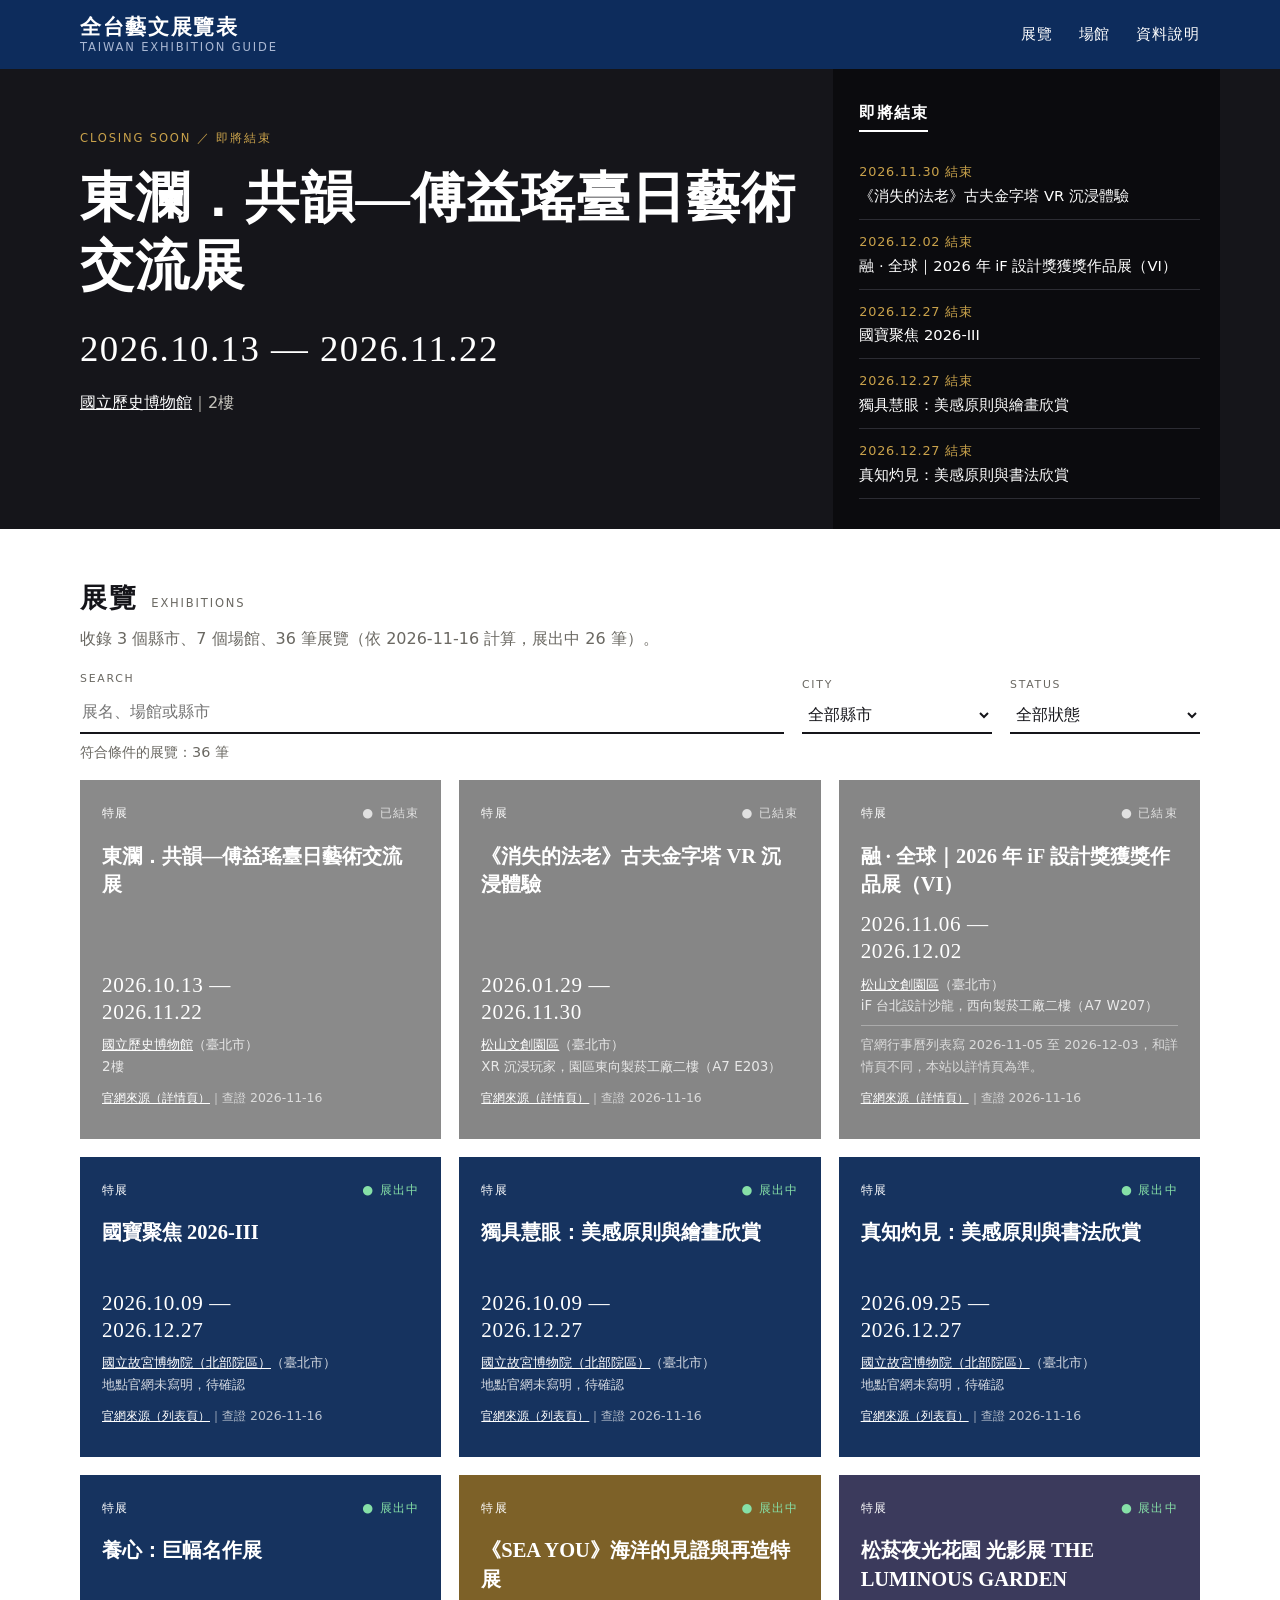
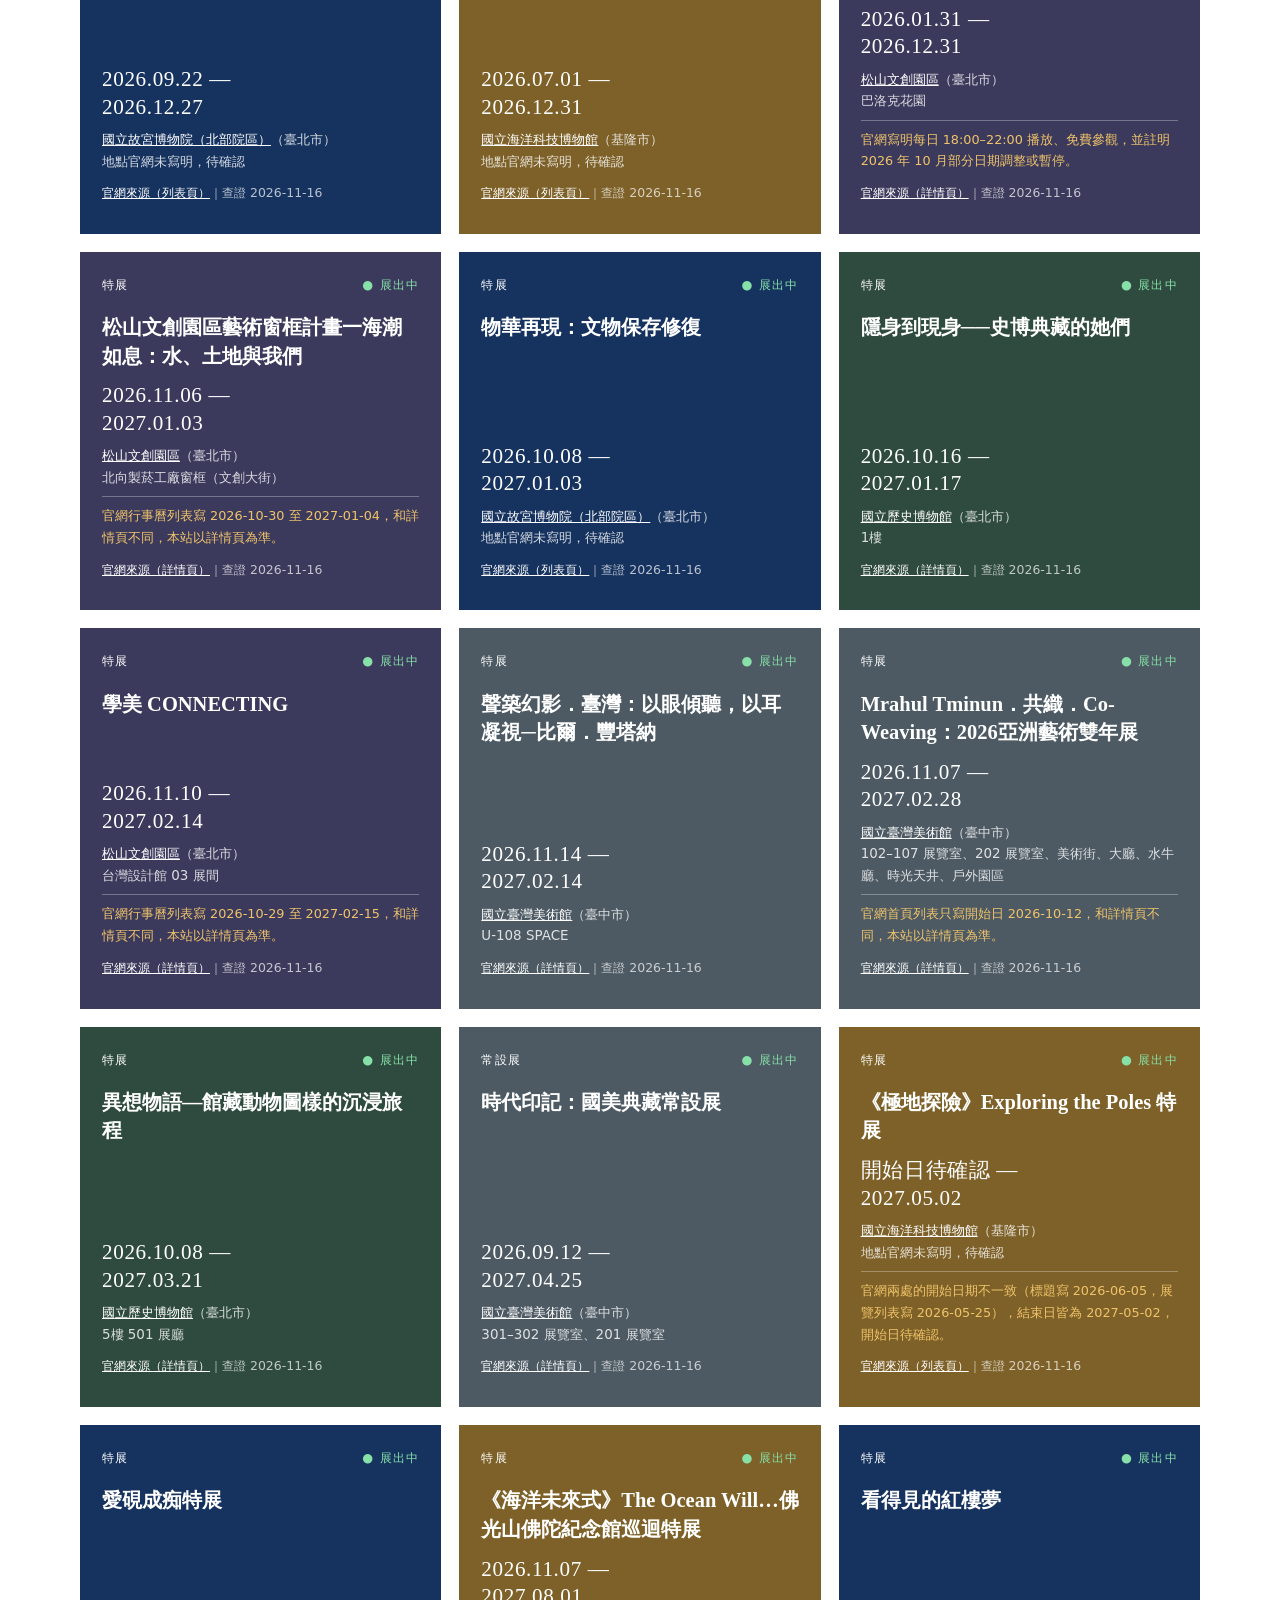
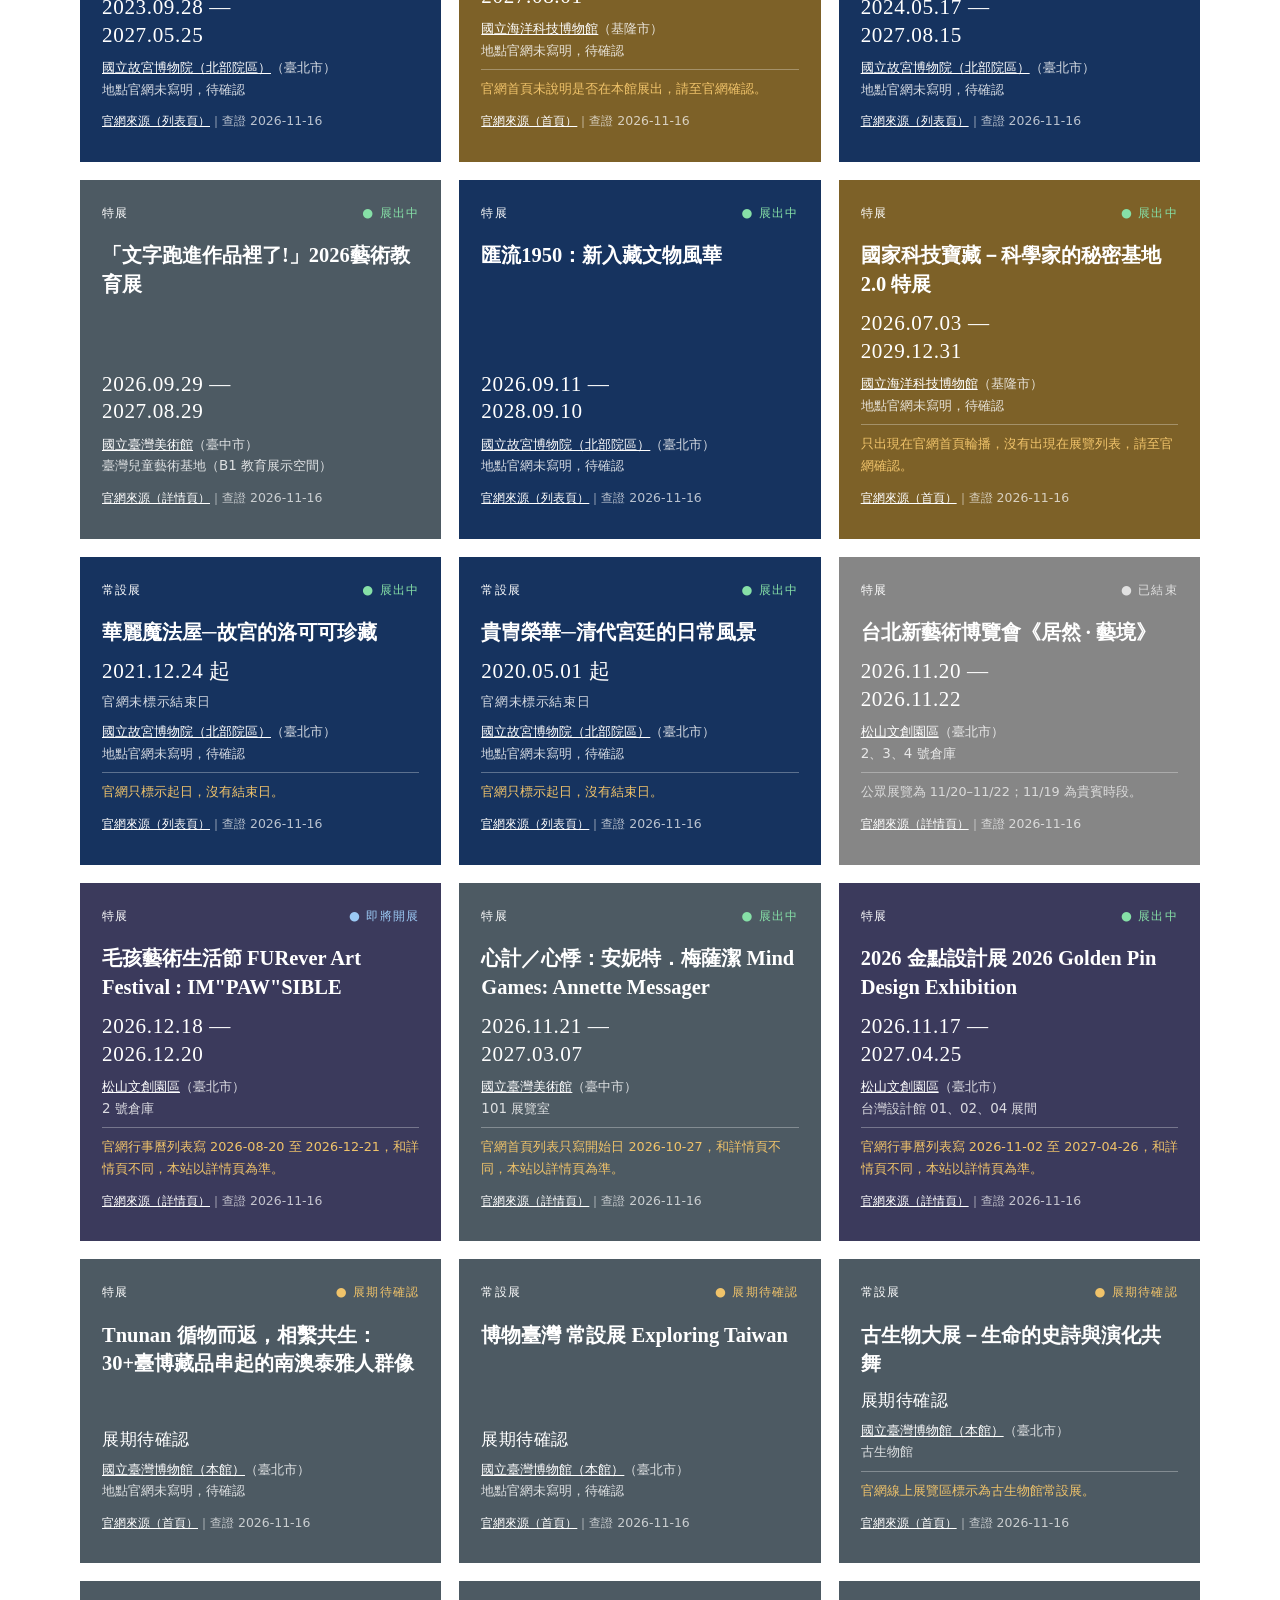
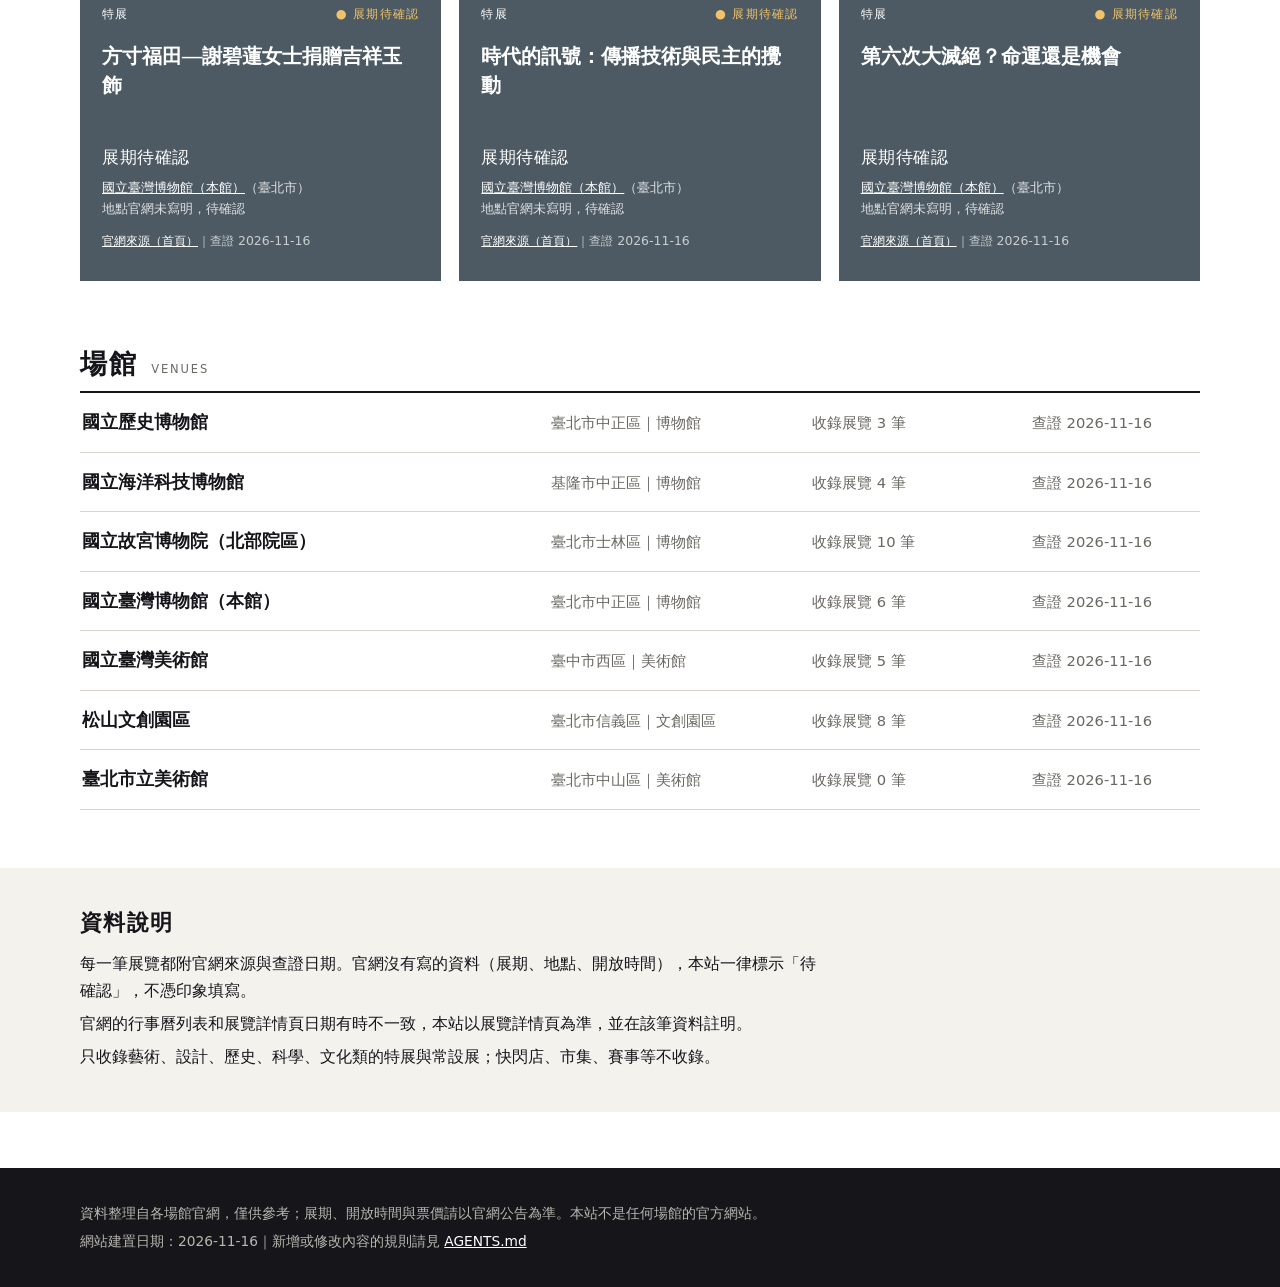
<file: index.html>
<!DOCTYPE html>
<html lang="zh-Hant">
<head>
<meta charset="UTF-8">
<meta name="viewport" content="width=device-width, initial-scale=1">
<title>全台藝文展覽表</title>
<meta name="description" content="博物館、美術館、文創園區的展覽整理，附官網來源與查證日期">
<link rel="stylesheet" href="style.css">
</head>
<body>
<header class="bar"><div class="bar-in">
  <a class="brand" href="index.html"><span class="zh">全台藝文展覽表</span><span class="en">Taiwan Exhibition Guide</span></a>
  <nav><a href="index.html#exhibitions">展覽</a><a href="index.html#venues">場館</a><a href="index.html#about">資料說明</a></nav>
</div></header>
<section class="hero"><div class="hero-in"><div class="hero-main"><span class="en">Closing soon ／ 即將結束</span><h1>東瀾．共韻—傅益瑤臺日藝術交流展</h1><p class="hero-date">2026.10.13 — 2026.11.22</p><p class="hero-meta"><a href="venues/nmh.html">國立歷史博物館</a>｜2樓</p></div><aside class="hero-side"><h2>即將結束</h2><ol><li><span class="d">2026.11.30 結束</span><a href="venues/songshan.html">《消失的法老》古夫金字塔 VR 沉浸體驗</a></li><li><span class="d">2026.12.02 結束</span><a href="venues/songshan.html">融 · 全球｜2026 年 iF 設計獎獲獎作品展（VI）</a></li><li><span class="d">2026.12.27 結束</span><a href="venues/npm.html">國寶聚焦 2026-III</a></li><li><span class="d">2026.12.27 結束</span><a href="venues/npm.html">獨具慧眼：美感原則與繪畫欣賞</a></li><li><span class="d">2026.12.27 結束</span><a href="venues/npm.html">真知灼見：美感原則與書法欣賞</a></li></ol></aside></div></section>
<div class="wrap">
<section class="block" id="exhibitions"><h2>展覽 <span class="en">Exhibitions</span></h2><p class="lead">收錄 3 個縣市、7 個場館、36 筆展覽（依 2026-11-16 計算，展出中 26 筆）。</p>
<div class="filters"><label class="grow"><span class="en">Search</span><input id="q" type="search" placeholder="展名、場館或縣市" aria-label="搜尋"></label><label><span class="en">City</span><select id="city" aria-label="縣市"><option value="">全部縣市</option><option value="基隆市">基隆市</option><option value="臺中市">臺中市</option><option value="臺北市">臺北市</option></select></label><label><span class="en">Status</span><select id="status" aria-label="狀態"><option value="">全部狀態</option><option value="ongoing">展出中</option><option value="upcoming">即將開展</option><option value="unknown">展期待確認</option><option value="ended">已結束</option></select></label></div>
<p class="count" id="count"></p><div class="wall">
<article class="exh v1" data-status="ongoing" data-start="2026-10-13" data-end="2026-11-22" data-city="臺北市" data-search="東瀾．共韻—傅益瑤臺日藝術交流展 國立歷史博物館 臺北市">
<div class="top"><span>特展</span><span class="st ongoing" data-role="status">展出中</span></div>
<h3>東瀾．共韻—傅益瑤臺日藝術交流展</h3>
<div class="date">2026.10.13 —<br>2026.11.22</div>
<p class="info"><a href="venues/nmh.html">國立歷史博物館</a>（臺北市）<br>2樓</p>
<p class="src"><a href="https://event.culture.tw/mocweb/reg/NMH/ExhibitionDetail.init.ctr?actId=60058" target="_blank" rel="noopener">官網來源（詳情頁）</a>｜查證 2026-11-16</p>
</article>
<article class="exh v5" data-status="ongoing" data-start="2026-01-29" data-end="2026-11-30" data-city="臺北市" data-search="《消失的法老》古夫金字塔 vr 沉浸體驗 松山文創園區 臺北市">
<div class="top"><span>特展</span><span class="st ongoing" data-role="status">展出中</span></div>
<h3>《消失的法老》古夫金字塔 VR 沉浸體驗</h3>
<div class="date">2026.01.29 —<br>2026.11.30</div>
<p class="info"><a href="venues/songshan.html">松山文創園區</a>（臺北市）<br>XR 沉浸玩家，園區東向製菸工廠二樓（A7 E203）</p>
<p class="src"><a href="https://www.songshanculturalpark.org/exhibition/activity/840b0803-826e-407f-bd62-8447b51cf9c2" target="_blank" rel="noopener">官網來源（詳情頁）</a>｜查證 2026-11-16</p>
</article>
<article class="exh v5" data-status="ongoing" data-start="2026-11-06" data-end="2026-12-02" data-city="臺北市" data-search="融 · 全球｜2026 年 if 設計獎獲獎作品展（vi） 松山文創園區 臺北市">
<div class="top"><span>特展</span><span class="st ongoing" data-role="status">展出中</span></div>
<h3>融 · 全球｜2026 年 iF 設計獎獲獎作品展（VI）</h3>
<div class="date">2026.11.06 —<br>2026.12.02</div>
<p class="info"><a href="venues/songshan.html">松山文創園區</a>（臺北市）<br>iF 台北設計沙龍，西向製菸工廠二樓（A7 W207）</p>
<p class="note">官網行事曆列表寫 2026-11-05 至 2026-12-03，和詳情頁不同，本站以詳情頁為準。</p>
<p class="src"><a href="https://www.songshanculturalpark.org/exhibition/activity/b2735b74-e7db-41e2-911b-004e857f8d29" target="_blank" rel="noopener">官網來源（詳情頁）</a>｜查證 2026-11-16</p>
</article>
<article class="exh v0" data-status="ongoing" data-start="2026-10-09" data-end="2026-12-27" data-city="臺北市" data-search="國寶聚焦 2026-iii 國立故宮博物院（北部院區） 臺北市">
<div class="top"><span>特展</span><span class="st ongoing" data-role="status">展出中</span></div>
<h3>國寶聚焦 2026-III</h3>
<div class="date">2026.10.09 —<br>2026.12.27</div>
<p class="info"><a href="venues/npm.html">國立故宮博物院（北部院區）</a>（臺北市）<br>地點官網未寫明，待確認</p>
<p class="src"><a href="https://www.npm.gov.tw/Exhibition-Current.aspx?sno=03010101&amp;l=1" target="_blank" rel="noopener">官網來源（列表頁）</a>｜查證 2026-11-16</p>
</article>
<article class="exh v0" data-status="ongoing" data-start="2026-10-09" data-end="2026-12-27" data-city="臺北市" data-search="獨具慧眼：美感原則與繪畫欣賞 國立故宮博物院（北部院區） 臺北市">
<div class="top"><span>特展</span><span class="st ongoing" data-role="status">展出中</span></div>
<h3>獨具慧眼：美感原則與繪畫欣賞</h3>
<div class="date">2026.10.09 —<br>2026.12.27</div>
<p class="info"><a href="venues/npm.html">國立故宮博物院（北部院區）</a>（臺北市）<br>地點官網未寫明，待確認</p>
<p class="src"><a href="https://www.npm.gov.tw/Exhibition-Current.aspx?sno=03010101&amp;l=1" target="_blank" rel="noopener">官網來源（列表頁）</a>｜查證 2026-11-16</p>
</article>
<article class="exh v0" data-status="ongoing" data-start="2026-09-25" data-end="2026-12-27" data-city="臺北市" data-search="真知灼見：美感原則與書法欣賞 國立故宮博物院（北部院區） 臺北市">
<div class="top"><span>特展</span><span class="st ongoing" data-role="status">展出中</span></div>
<h3>真知灼見：美感原則與書法欣賞</h3>
<div class="date">2026.09.25 —<br>2026.12.27</div>
<p class="info"><a href="venues/npm.html">國立故宮博物院（北部院區）</a>（臺北市）<br>地點官網未寫明，待確認</p>
<p class="src"><a href="https://www.npm.gov.tw/Exhibition-Current.aspx?sno=03010101&amp;l=1" target="_blank" rel="noopener">官網來源（列表頁）</a>｜查證 2026-11-16</p>
</article>
<article class="exh v0" data-status="ongoing" data-start="2026-09-22" data-end="2026-12-27" data-city="臺北市" data-search="養心：巨幅名作展 國立故宮博物院（北部院區） 臺北市">
<div class="top"><span>特展</span><span class="st ongoing" data-role="status">展出中</span></div>
<h3>養心：巨幅名作展</h3>
<div class="date">2026.09.22 —<br>2026.12.27</div>
<p class="info"><a href="venues/npm.html">國立故宮博物院（北部院區）</a>（臺北市）<br>地點官網未寫明，待確認</p>
<p class="src"><a href="https://www.npm.gov.tw/Exhibition-Current.aspx?sno=03010101&amp;l=1" target="_blank" rel="noopener">官網來源（列表頁）</a>｜查證 2026-11-16</p>
</article>
<article class="exh v4" data-status="ongoing" data-start="2026-07-01" data-end="2026-12-31" data-city="基隆市" data-search="《sea you》海洋的見證與再造特展 國立海洋科技博物館 基隆市">
<div class="top"><span>特展</span><span class="st ongoing" data-role="status">展出中</span></div>
<h3>《SEA YOU》海洋的見證與再造特展</h3>
<div class="date">2026.07.01 —<br>2026.12.31</div>
<p class="info"><a href="venues/nmmst.html">國立海洋科技博物館</a>（基隆市）<br>地點官網未寫明，待確認</p>
<p class="src"><a href="https://www.nmmst.gov.tw/chhtml/contentlist/221/0" target="_blank" rel="noopener">官網來源（列表頁）</a>｜查證 2026-11-16</p>
</article>
<article class="exh v5" data-status="ongoing" data-start="2026-01-31" data-end="2026-12-31" data-city="臺北市" data-search="松菸夜光花園 光影展 the luminous garden 松山文創園區 臺北市">
<div class="top"><span>特展</span><span class="st ongoing" data-role="status">展出中</span></div>
<h3>松菸夜光花園 光影展 THE LUMINOUS GARDEN</h3>
<div class="date">2026.01.31 —<br>2026.12.31</div>
<p class="info"><a href="venues/songshan.html">松山文創園區</a>（臺北市）<br>巴洛克花園</p>
<p class="note">官網寫明每日 18:00–22:00 播放、免費參觀，並註明 2026 年 10 月部分日期調整或暫停。</p>
<p class="src"><a href="https://www.songshanculturalpark.org/exhibition/activity/07e87658-6bea-4715-b633-5e44cd2d9e30" target="_blank" rel="noopener">官網來源（詳情頁）</a>｜查證 2026-11-16</p>
</article>
<article class="exh v5" data-status="ongoing" data-start="2026-11-06" data-end="2027-01-03" data-city="臺北市" data-search="松山文創園區藝術窗框計畫一海潮如息：水、土地與我們 松山文創園區 臺北市">
<div class="top"><span>特展</span><span class="st ongoing" data-role="status">展出中</span></div>
<h3>松山文創園區藝術窗框計畫一海潮如息：水、土地與我們</h3>
<div class="date">2026.11.06 —<br>2027.01.03</div>
<p class="info"><a href="venues/songshan.html">松山文創園區</a>（臺北市）<br>北向製菸工廠窗框（文創大街）</p>
<p class="note">官網行事曆列表寫 2026-10-30 至 2027-01-04，和詳情頁不同，本站以詳情頁為準。</p>
<p class="src"><a href="https://www.songshanculturalpark.org/exhibition/activity/0a51550c-418c-462f-8f38-c795418625b5" target="_blank" rel="noopener">官網來源（詳情頁）</a>｜查證 2026-11-16</p>
</article>
<article class="exh v0" data-status="ongoing" data-start="2026-10-08" data-end="2027-01-03" data-city="臺北市" data-search="物華再現：文物保存修復 國立故宮博物院（北部院區） 臺北市">
<div class="top"><span>特展</span><span class="st ongoing" data-role="status">展出中</span></div>
<h3>物華再現：文物保存修復</h3>
<div class="date">2026.10.08 —<br>2027.01.03</div>
<p class="info"><a href="venues/npm.html">國立故宮博物院（北部院區）</a>（臺北市）<br>地點官網未寫明，待確認</p>
<p class="src"><a href="https://www.npm.gov.tw/Exhibition-Current.aspx?sno=03010101&amp;l=1" target="_blank" rel="noopener">官網來源（列表頁）</a>｜查證 2026-11-16</p>
</article>
<article class="exh v1" data-status="ongoing" data-start="2026-10-16" data-end="2027-01-17" data-city="臺北市" data-search="隱身到現身──史博典藏的她們 國立歷史博物館 臺北市">
<div class="top"><span>特展</span><span class="st ongoing" data-role="status">展出中</span></div>
<h3>隱身到現身──史博典藏的她們</h3>
<div class="date">2026.10.16 —<br>2027.01.17</div>
<p class="info"><a href="venues/nmh.html">國立歷史博物館</a>（臺北市）<br>1樓</p>
<p class="src"><a href="https://event.culture.tw/mocweb/reg/NMH/ExhibitionDetail.init.ctr?actId=60060" target="_blank" rel="noopener">官網來源（詳情頁）</a>｜查證 2026-11-16</p>
</article>
<article class="exh v5" data-status="ongoing" data-start="2026-11-10" data-end="2027-02-14" data-city="臺北市" data-search="學美 connecting 松山文創園區 臺北市">
<div class="top"><span>特展</span><span class="st ongoing" data-role="status">展出中</span></div>
<h3>學美 CONNECTING</h3>
<div class="date">2026.11.10 —<br>2027.02.14</div>
<p class="info"><a href="venues/songshan.html">松山文創園區</a>（臺北市）<br>台灣設計館 03 展間</p>
<p class="note">官網行事曆列表寫 2026-10-29 至 2027-02-15，和詳情頁不同，本站以詳情頁為準。</p>
<p class="src"><a href="https://www.songshanculturalpark.org/exhibition/activity/c6a5baf4-98fe-46b0-afac-9b7d9b3474be" target="_blank" rel="noopener">官網來源（詳情頁）</a>｜查證 2026-11-16</p>
</article>
<article class="exh v6" data-status="ongoing" data-start="2026-11-14" data-end="2027-02-14" data-city="臺中市" data-search="聲築幻影．臺灣：以眼傾聽，以耳凝視─比爾．豐塔納 國立臺灣美術館 臺中市">
<div class="top"><span>特展</span><span class="st ongoing" data-role="status">展出中</span></div>
<h3>聲築幻影．臺灣：以眼傾聽，以耳凝視─比爾．豐塔納</h3>
<div class="date">2026.11.14 —<br>2027.02.14</div>
<p class="info"><a href="venues/ntmofa.html">國立臺灣美術館</a>（臺中市）<br>U-108 SPACE</p>
<p class="src"><a href="https://event.culture.tw/mocweb/reg/NTMOFA/Detail.init.ctr?actId=60168" target="_blank" rel="noopener">官網來源（詳情頁）</a>｜查證 2026-11-16</p>
</article>
<article class="exh v6" data-status="ongoing" data-start="2026-11-07" data-end="2027-02-28" data-city="臺中市" data-search="mrahul tminun．共織．co-weaving：2026亞洲藝術雙年展 國立臺灣美術館 臺中市">
<div class="top"><span>特展</span><span class="st ongoing" data-role="status">展出中</span></div>
<h3>Mrahul Tminun．共織．Co-Weaving：2026亞洲藝術雙年展</h3>
<div class="date">2026.11.07 —<br>2027.02.28</div>
<p class="info"><a href="venues/ntmofa.html">國立臺灣美術館</a>（臺中市）<br>102–107 展覽室、202 展覽室、美術街、大廳、水牛廳、時光天井、戶外園區</p>
<p class="note">官網首頁列表只寫開始日 2026-10-12，和詳情頁不同，本站以詳情頁為準。</p>
<p class="src"><a href="https://event.culture.tw/mocweb/reg/NTMOFA/Detail.init.ctr?actId=60163" target="_blank" rel="noopener">官網來源（詳情頁）</a>｜查證 2026-11-16</p>
</article>
<article class="exh v1" data-status="ongoing" data-start="2026-10-08" data-end="2027-03-21" data-city="臺北市" data-search="異想物語—館藏動物圖樣的沉浸旅程 國立歷史博物館 臺北市">
<div class="top"><span>特展</span><span class="st ongoing" data-role="status">展出中</span></div>
<h3>異想物語—館藏動物圖樣的沉浸旅程</h3>
<div class="date">2026.10.08 —<br>2027.03.21</div>
<p class="info"><a href="venues/nmh.html">國立歷史博物館</a>（臺北市）<br>5樓 501 展廳</p>
<p class="src"><a href="https://event.culture.tw/mocweb/reg/NMH/ExhibitionDetail.init.ctr?actId=60061" target="_blank" rel="noopener">官網來源（詳情頁）</a>｜查證 2026-11-16</p>
</article>
<article class="exh v6" data-status="ongoing" data-start="2026-09-12" data-end="2027-04-25" data-city="臺中市" data-search="時代印記：國美典藏常設展 國立臺灣美術館 臺中市">
<div class="top"><span>常設展</span><span class="st ongoing" data-role="status">展出中</span></div>
<h3>時代印記：國美典藏常設展</h3>
<div class="date">2026.09.12 —<br>2027.04.25</div>
<p class="info"><a href="venues/ntmofa.html">國立臺灣美術館</a>（臺中市）<br>301–302 展覽室、201 展覽室</p>
<p class="src"><a href="https://event.culture.tw/mocweb/reg/NTMOFA/Detail.init.ctr?actId=60150" target="_blank" rel="noopener">官網來源（詳情頁）</a>｜查證 2026-11-16</p>
</article>
<article class="exh v4" data-status="ongoing" data-start="" data-end="2027-05-02" data-city="基隆市" data-search="《極地探險》exploring the poles 特展 國立海洋科技博物館 基隆市">
<div class="top"><span>特展</span><span class="st ongoing" data-role="status">展出中</span></div>
<h3>《極地探險》Exploring the Poles 特展</h3>
<div class="date">開始日待確認 —<br>2027.05.02</div>
<p class="info"><a href="venues/nmmst.html">國立海洋科技博物館</a>（基隆市）<br>地點官網未寫明，待確認</p>
<p class="note">官網兩處的開始日期不一致（標題寫 2026-06-05，展覽列表寫 2026-05-25），結束日皆為 2027-05-02，開始日待確認。</p>
<p class="src"><a href="https://www.nmmst.gov.tw/chhtml/contentlist/221/0" target="_blank" rel="noopener">官網來源（列表頁）</a>｜查證 2026-11-16</p>
</article>
<article class="exh v0" data-status="ongoing" data-start="2023-09-28" data-end="2027-05-25" data-city="臺北市" data-search="愛硯成痴特展 國立故宮博物院（北部院區） 臺北市">
<div class="top"><span>特展</span><span class="st ongoing" data-role="status">展出中</span></div>
<h3>愛硯成痴特展</h3>
<div class="date">2023.09.28 —<br>2027.05.25</div>
<p class="info"><a href="venues/npm.html">國立故宮博物院（北部院區）</a>（臺北市）<br>地點官網未寫明，待確認</p>
<p class="src"><a href="https://www.npm.gov.tw/Exhibition-Current.aspx?sno=03010101&amp;l=1" target="_blank" rel="noopener">官網來源（列表頁）</a>｜查證 2026-11-16</p>
</article>
<article class="exh v4" data-status="ongoing" data-start="2026-11-07" data-end="2027-08-01" data-city="基隆市" data-search="《海洋未來式》the ocean will…佛光山佛陀紀念館巡迴特展 國立海洋科技博物館 基隆市">
<div class="top"><span>特展</span><span class="st ongoing" data-role="status">展出中</span></div>
<h3>《海洋未來式》The Ocean Will…佛光山佛陀紀念館巡迴特展</h3>
<div class="date">2026.11.07 —<br>2027.08.01</div>
<p class="info"><a href="venues/nmmst.html">國立海洋科技博物館</a>（基隆市）<br>地點官網未寫明，待確認</p>
<p class="note">官網首頁未說明是否在本館展出，請至官網確認。</p>
<p class="src"><a href="https://www.nmmst.gov.tw/" target="_blank" rel="noopener">官網來源（首頁）</a>｜查證 2026-11-16</p>
</article>
<article class="exh v0" data-status="ongoing" data-start="2024-05-17" data-end="2027-08-15" data-city="臺北市" data-search="看得見的紅樓夢 國立故宮博物院（北部院區） 臺北市">
<div class="top"><span>特展</span><span class="st ongoing" data-role="status">展出中</span></div>
<h3>看得見的紅樓夢</h3>
<div class="date">2024.05.17 —<br>2027.08.15</div>
<p class="info"><a href="venues/npm.html">國立故宮博物院（北部院區）</a>（臺北市）<br>地點官網未寫明，待確認</p>
<p class="src"><a href="https://www.npm.gov.tw/Exhibition-Current.aspx?sno=03010101&amp;l=1" target="_blank" rel="noopener">官網來源（列表頁）</a>｜查證 2026-11-16</p>
</article>
<article class="exh v6" data-status="ongoing" data-start="2026-09-29" data-end="2027-08-29" data-city="臺中市" data-search="「文字跑進作品裡了!」2026藝術教育展 國立臺灣美術館 臺中市">
<div class="top"><span>特展</span><span class="st ongoing" data-role="status">展出中</span></div>
<h3>「文字跑進作品裡了!」2026藝術教育展</h3>
<div class="date">2026.09.29 —<br>2027.08.29</div>
<p class="info"><a href="venues/ntmofa.html">國立臺灣美術館</a>（臺中市）<br>臺灣兒童藝術基地（B1 教育展示空間）</p>
<p class="src"><a href="https://event.culture.tw/mocweb/reg/NTMOFA/Detail.init.ctr?actId=60146" target="_blank" rel="noopener">官網來源（詳情頁）</a>｜查證 2026-11-16</p>
</article>
<article class="exh v0" data-status="ongoing" data-start="2026-09-11" data-end="2028-09-10" data-city="臺北市" data-search="匯流1950：新入藏文物風華 國立故宮博物院（北部院區） 臺北市">
<div class="top"><span>特展</span><span class="st ongoing" data-role="status">展出中</span></div>
<h3>匯流1950：新入藏文物風華</h3>
<div class="date">2026.09.11 —<br>2028.09.10</div>
<p class="info"><a href="venues/npm.html">國立故宮博物院（北部院區）</a>（臺北市）<br>地點官網未寫明，待確認</p>
<p class="src"><a href="https://www.npm.gov.tw/Exhibition-Current.aspx?sno=03010101&amp;l=1" target="_blank" rel="noopener">官網來源（列表頁）</a>｜查證 2026-11-16</p>
</article>
<article class="exh v4" data-status="ongoing" data-start="2026-07-03" data-end="2029-12-31" data-city="基隆市" data-search="國家科技寶藏－科學家的秘密基地 2.0 特展 國立海洋科技博物館 基隆市">
<div class="top"><span>特展</span><span class="st ongoing" data-role="status">展出中</span></div>
<h3>國家科技寶藏－科學家的秘密基地 2.0 特展</h3>
<div class="date">2026.07.03 —<br>2029.12.31</div>
<p class="info"><a href="venues/nmmst.html">國立海洋科技博物館</a>（基隆市）<br>地點官網未寫明，待確認</p>
<p class="note">只出現在官網首頁輪播，沒有出現在展覽列表，請至官網確認。</p>
<p class="src"><a href="https://www.nmmst.gov.tw/" target="_blank" rel="noopener">官網來源（首頁）</a>｜查證 2026-11-16</p>
</article>
<article class="exh v0" data-status="ongoing" data-start="2021-12-24" data-end="" data-city="臺北市" data-search="華麗魔法屋─故宮的洛可可珍藏 國立故宮博物院（北部院區） 臺北市">
<div class="top"><span>常設展</span><span class="st ongoing" data-role="status">展出中</span></div>
<h3>華麗魔法屋─故宮的洛可可珍藏</h3>
<div class="date">2021.12.24 起<br><span class="info">官網未標示結束日</span></div>
<p class="info"><a href="venues/npm.html">國立故宮博物院（北部院區）</a>（臺北市）<br>地點官網未寫明，待確認</p>
<p class="note">官網只標示起日，沒有結束日。</p>
<p class="src"><a href="https://www.npm.gov.tw/Exhibition-Current.aspx?sno=03010101&amp;l=1" target="_blank" rel="noopener">官網來源（列表頁）</a>｜查證 2026-11-16</p>
</article>
<article class="exh v0" data-status="ongoing" data-start="2020-05-01" data-end="" data-city="臺北市" data-search="貴冑榮華─清代宮廷的日常風景 國立故宮博物院（北部院區） 臺北市">
<div class="top"><span>常設展</span><span class="st ongoing" data-role="status">展出中</span></div>
<h3>貴冑榮華─清代宮廷的日常風景</h3>
<div class="date">2020.05.01 起<br><span class="info">官網未標示結束日</span></div>
<p class="info"><a href="venues/npm.html">國立故宮博物院（北部院區）</a>（臺北市）<br>地點官網未寫明，待確認</p>
<p class="note">官網只標示起日，沒有結束日。</p>
<p class="src"><a href="https://www.npm.gov.tw/Exhibition-Current.aspx?sno=03010101&amp;l=1" target="_blank" rel="noopener">官網來源（列表頁）</a>｜查證 2026-11-16</p>
</article>
<article class="exh v5" data-status="upcoming" data-start="2026-11-20" data-end="2026-11-22" data-city="臺北市" data-search="台北新藝術博覽會《居然 · 藝境》 松山文創園區 臺北市">
<div class="top"><span>特展</span><span class="st upcoming" data-role="status">即將開展</span></div>
<h3>台北新藝術博覽會《居然 · 藝境》</h3>
<div class="date">2026.11.20 —<br>2026.11.22</div>
<p class="info"><a href="venues/songshan.html">松山文創園區</a>（臺北市）<br>2、3、4 號倉庫</p>
<p class="note">公眾展覽為 11/20–11/22；11/19 為貴賓時段。</p>
<p class="src"><a href="https://www.songshanculturalpark.org/exhibition/activity/98ffd4b1-9b28-4398-a964-dadde97d2b8a" target="_blank" rel="noopener">官網來源（詳情頁）</a>｜查證 2026-11-16</p>
</article>
<article class="exh v5" data-status="upcoming" data-start="2026-12-18" data-end="2026-12-20" data-city="臺北市" data-search="毛孩藝術生活節 furever art festival : im&quot;paw&quot;sible 松山文創園區 臺北市">
<div class="top"><span>特展</span><span class="st upcoming" data-role="status">即將開展</span></div>
<h3>毛孩藝術生活節 FURever Art Festival : IM&quot;PAW&quot;SIBLE</h3>
<div class="date">2026.12.18 —<br>2026.12.20</div>
<p class="info"><a href="venues/songshan.html">松山文創園區</a>（臺北市）<br>2 號倉庫</p>
<p class="note">官網行事曆列表寫 2026-08-20 至 2026-12-21，和詳情頁不同，本站以詳情頁為準。</p>
<p class="src"><a href="https://www.songshanculturalpark.org/exhibition/activity/c738025c-425f-4fdb-b7f0-79fcf49c7dc1" target="_blank" rel="noopener">官網來源（詳情頁）</a>｜查證 2026-11-16</p>
</article>
<article class="exh v6" data-status="upcoming" data-start="2026-11-21" data-end="2027-03-07" data-city="臺中市" data-search="心計／心悸：安妮特．梅薩潔 mind games: annette messager 國立臺灣美術館 臺中市">
<div class="top"><span>特展</span><span class="st upcoming" data-role="status">即將開展</span></div>
<h3>心計／心悸：安妮特．梅薩潔 Mind Games: Annette Messager</h3>
<div class="date">2026.11.21 —<br>2027.03.07</div>
<p class="info"><a href="venues/ntmofa.html">國立臺灣美術館</a>（臺中市）<br>101 展覽室</p>
<p class="note">官網首頁列表只寫開始日 2026-10-27，和詳情頁不同，本站以詳情頁為準。</p>
<p class="src"><a href="https://event.culture.tw/mocweb/reg/NTMOFA/Detail.init.ctr?actId=60165" target="_blank" rel="noopener">官網來源（詳情頁）</a>｜查證 2026-11-16</p>
</article>
<article class="exh v5" data-status="upcoming" data-start="2026-11-17" data-end="2027-04-25" data-city="臺北市" data-search="2026 金點設計展 2026 golden pin design exhibition 松山文創園區 臺北市">
<div class="top"><span>特展</span><span class="st upcoming" data-role="status">即將開展</span></div>
<h3>2026 金點設計展 2026 Golden Pin Design Exhibition</h3>
<div class="date">2026.11.17 —<br>2027.04.25</div>
<p class="info"><a href="venues/songshan.html">松山文創園區</a>（臺北市）<br>台灣設計館 01、02、04 展間</p>
<p class="note">官網行事曆列表寫 2026-11-02 至 2027-04-26，和詳情頁不同，本站以詳情頁為準。</p>
<p class="src"><a href="https://www.songshanculturalpark.org/exhibition/activity/ef7b55b4-2233-4615-91d4-52b85290628a" target="_blank" rel="noopener">官網來源（詳情頁）</a>｜查證 2026-11-16</p>
</article>
<article class="exh v6" data-status="unknown" data-start="" data-end="" data-city="臺北市" data-search="tnunan 循物而返，相繫共生：30+臺博藏品串起的南澳泰雅人群像 國立臺灣博物館（本館） 臺北市">
<div class="top"><span>特展</span><span class="st unknown" data-role="status">展期待確認</span></div>
<h3>Tnunan 循物而返，相繫共生：30+臺博藏品串起的南澳泰雅人群像</h3>
<div class="date none">展期待確認</div>
<p class="info"><a href="venues/ntm.html">國立臺灣博物館（本館）</a>（臺北市）<br>地點官網未寫明，待確認</p>
<p class="src"><a href="https://www.ntm.gov.tw/" target="_blank" rel="noopener">官網來源（首頁）</a>｜查證 2026-11-16</p>
</article>
<article class="exh v6" data-status="unknown" data-start="" data-end="" data-city="臺北市" data-search="博物臺灣 常設展 exploring taiwan 國立臺灣博物館（本館） 臺北市">
<div class="top"><span>常設展</span><span class="st unknown" data-role="status">展期待確認</span></div>
<h3>博物臺灣 常設展 Exploring Taiwan</h3>
<div class="date none">展期待確認</div>
<p class="info"><a href="venues/ntm.html">國立臺灣博物館（本館）</a>（臺北市）<br>地點官網未寫明，待確認</p>
<p class="src"><a href="https://www.ntm.gov.tw/" target="_blank" rel="noopener">官網來源（首頁）</a>｜查證 2026-11-16</p>
</article>
<article class="exh v6" data-status="unknown" data-start="" data-end="" data-city="臺北市" data-search="古生物大展－生命的史詩與演化共舞 國立臺灣博物館（本館） 臺北市">
<div class="top"><span>常設展</span><span class="st unknown" data-role="status">展期待確認</span></div>
<h3>古生物大展－生命的史詩與演化共舞</h3>
<div class="date none">展期待確認</div>
<p class="info"><a href="venues/ntm.html">國立臺灣博物館（本館）</a>（臺北市）<br>古生物館</p>
<p class="note">官網線上展覽區標示為古生物館常設展。</p>
<p class="src"><a href="https://www.ntm.gov.tw/" target="_blank" rel="noopener">官網來源（首頁）</a>｜查證 2026-11-16</p>
</article>
<article class="exh v6" data-status="unknown" data-start="" data-end="" data-city="臺北市" data-search="方寸福田—謝碧蓮女士捐贈吉祥玉飾 國立臺灣博物館（本館） 臺北市">
<div class="top"><span>特展</span><span class="st unknown" data-role="status">展期待確認</span></div>
<h3>方寸福田—謝碧蓮女士捐贈吉祥玉飾</h3>
<div class="date none">展期待確認</div>
<p class="info"><a href="venues/ntm.html">國立臺灣博物館（本館）</a>（臺北市）<br>地點官網未寫明，待確認</p>
<p class="src"><a href="https://www.ntm.gov.tw/" target="_blank" rel="noopener">官網來源（首頁）</a>｜查證 2026-11-16</p>
</article>
<article class="exh v6" data-status="unknown" data-start="" data-end="" data-city="臺北市" data-search="時代的訊號：傳播技術與民主的攪動 國立臺灣博物館（本館） 臺北市">
<div class="top"><span>特展</span><span class="st unknown" data-role="status">展期待確認</span></div>
<h3>時代的訊號：傳播技術與民主的攪動</h3>
<div class="date none">展期待確認</div>
<p class="info"><a href="venues/ntm.html">國立臺灣博物館（本館）</a>（臺北市）<br>地點官網未寫明，待確認</p>
<p class="src"><a href="https://www.ntm.gov.tw/" target="_blank" rel="noopener">官網來源（首頁）</a>｜查證 2026-11-16</p>
</article>
<article class="exh v6" data-status="unknown" data-start="" data-end="" data-city="臺北市" data-search="第六次大滅絕？命運還是機會 國立臺灣博物館（本館） 臺北市">
<div class="top"><span>特展</span><span class="st unknown" data-role="status">展期待確認</span></div>
<h3>第六次大滅絕？命運還是機會</h3>
<div class="date none">展期待確認</div>
<p class="info"><a href="venues/ntm.html">國立臺灣博物館（本館）</a>（臺北市）<br>地點官網未寫明，待確認</p>
<p class="src"><a href="https://www.ntm.gov.tw/" target="_blank" rel="noopener">官網來源（首頁）</a>｜查證 2026-11-16</p>
</article>
</div></section>
<section class="block" id="venues"><h2>場館 <span class="en">Venues</span></h2><div class="vlist">
<div class="vrow"><a href="venues/nmh.html">國立歷史博物館</a><span class="m">臺北市中正區｜博物館</span><span class="m">收錄展覽 3 筆</span><span class="m">查證 2026-11-16</span></div>
<div class="vrow"><a href="venues/nmmst.html">國立海洋科技博物館</a><span class="m">基隆市中正區｜博物館</span><span class="m">收錄展覽 4 筆</span><span class="m">查證 2026-11-16</span></div>
<div class="vrow"><a href="venues/npm.html">國立故宮博物院（北部院區）</a><span class="m">臺北市士林區｜博物館</span><span class="m">收錄展覽 10 筆</span><span class="m">查證 2026-11-16</span></div>
<div class="vrow"><a href="venues/ntm.html">國立臺灣博物館（本館）</a><span class="m">臺北市中正區｜博物館</span><span class="m">收錄展覽 6 筆</span><span class="m">查證 2026-11-16</span></div>
<div class="vrow"><a href="venues/ntmofa.html">國立臺灣美術館</a><span class="m">臺中市西區｜美術館</span><span class="m">收錄展覽 5 筆</span><span class="m">查證 2026-11-16</span></div>
<div class="vrow"><a href="venues/songshan.html">松山文創園區</a><span class="m">臺北市信義區｜文創園區</span><span class="m">收錄展覽 8 筆</span><span class="m">查證 2026-11-16</span></div>
<div class="vrow"><a href="venues/tfam.html">臺北市立美術館</a><span class="m">臺北市中山區｜美術館</span><span class="m">收錄展覽 0 筆</span><span class="m">查證 2026-11-16</span></div>
</div></section></div>
<section class="about" id="about"><div class="wrap"><h2>資料說明</h2><p>每一筆展覽都附官網來源與查證日期。官網沒有寫的資料（展期、地點、開放時間），本站一律標示「待確認」，不憑印象填寫。</p><p>官網的行事曆列表和展覽詳情頁日期有時不一致，本站以展覽詳情頁為準，並在該筆資料註明。</p><p>只收錄藝術、設計、歷史、科學、文化類的特展與常設展；快閃店、市集、賽事等不收錄。</p></div></section>
<footer class="site"><div class="wrap">
  <p>資料整理自各場館官網，僅供參考；展期、開放時間與票價請以官網公告為準。本站不是任何場館的官方網站。</p>
  <p>網站建置日期：2026-11-16｜新增或修改內容的規則請見 <a href="AGENTS.md">AGENTS.md</a></p>
</div></footer>
<script>
(function () {
  var d = new Date(), today = d.getFullYear() + '-' + String(d.getMonth() + 1).padStart(2, '0') + '-' + String(d.getDate()).padStart(2, '0');
  var LABEL = { ongoing: '展出中', upcoming: '即將開展', ended: '已結束', unknown: '展期待確認' };
  function statusOf(s, e) {
    if (!s && !e) return 'unknown';
    if (s && today < s) return 'upcoming';
    if (e && today > e) return 'ended';
    return 'ongoing';
  }
  var cards = Array.prototype.slice.call(document.querySelectorAll('.exh'));
  cards.forEach(function (c) {
    var st = statusOf(c.dataset.start, c.dataset.end);
    c.dataset.status = st;
    var b = c.querySelector('[data-role="status"]');
    if (b) { b.className = 'st ' + st; b.textContent = LABEL[st]; }
  });
  var q = document.getElementById('q'), city = document.getElementById('city'), status = document.getElementById('status'), count = document.getElementById('count');
  if (!q) return;
  function apply() {
    var kw = q.value.trim().toLowerCase(), n = 0;
    cards.forEach(function (c) {
      var ok = (!kw || c.dataset.search.indexOf(kw) !== -1) &&
               (!city.value || c.dataset.city === city.value) &&
               (!status.value || c.dataset.status === status.value);
      c.hidden = !ok; if (ok) n++;
    });
    count.textContent = '符合條件的展覽：' + n + ' 筆';
  }
  [q, city, status].forEach(function (el) { el.addEventListener('input', apply); });
  apply();
})();
</script>
</body>
</html>
</file>
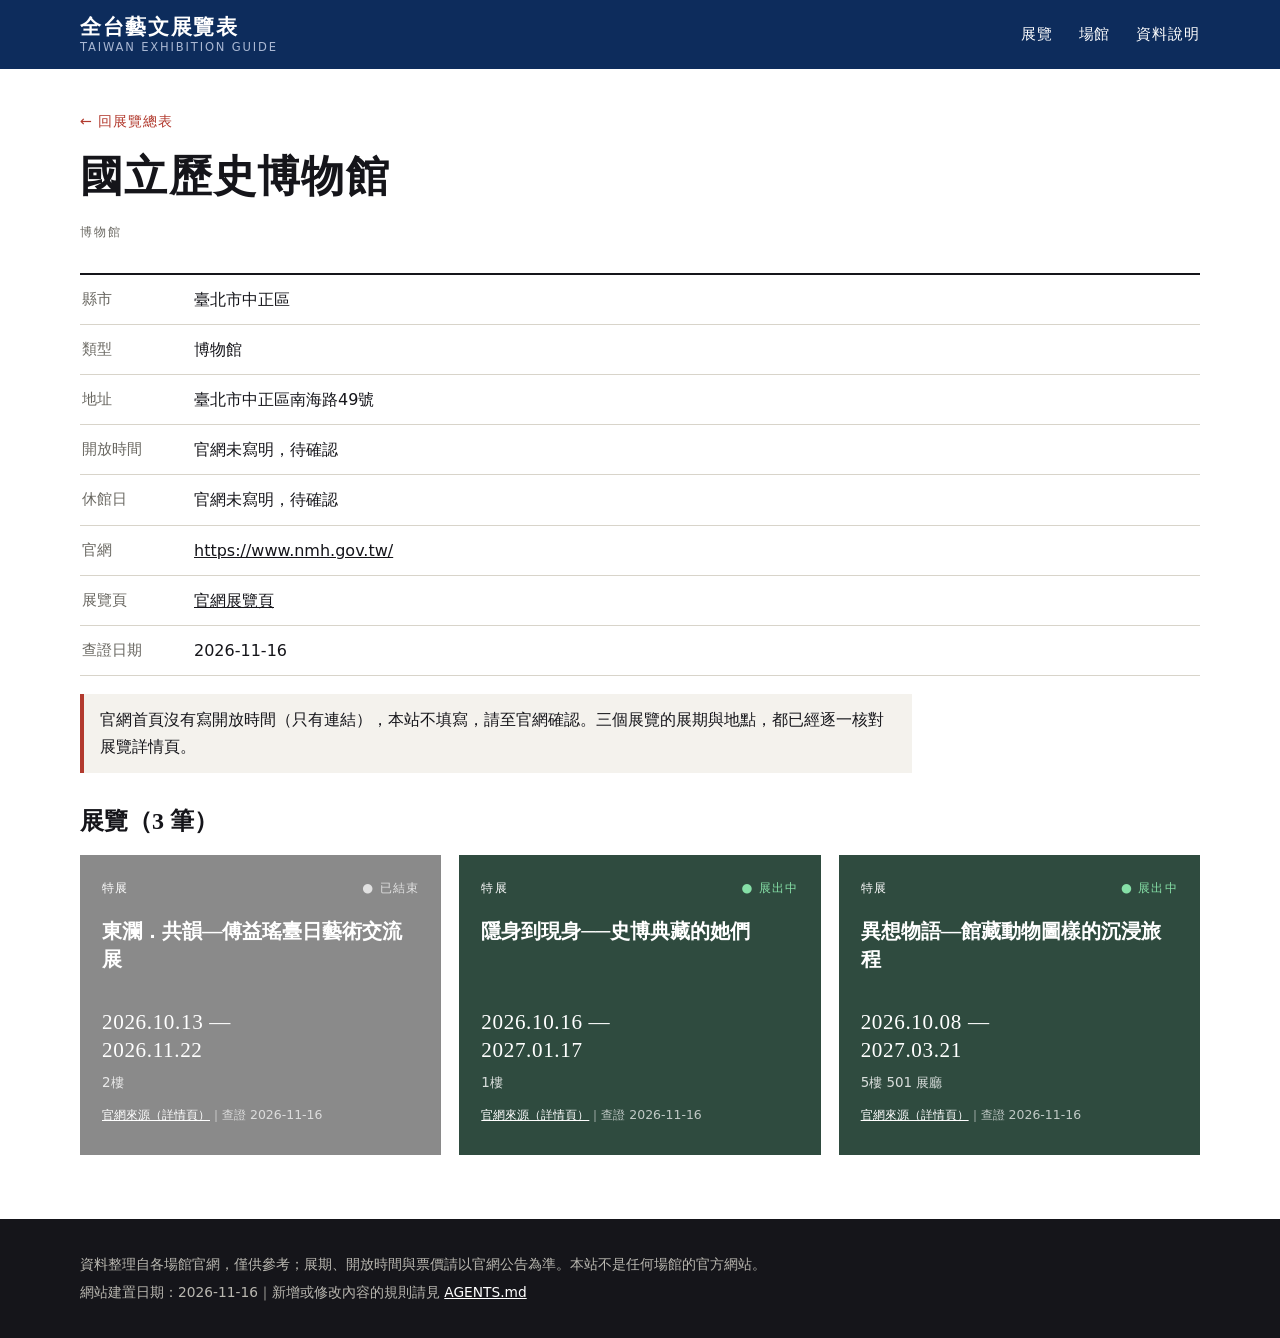
<file: nmh.html>
<!DOCTYPE html>
<html lang="zh-Hant">
<head>
<meta charset="UTF-8">
<meta name="viewport" content="width=device-width, initial-scale=1">
<title>國立歷史博物館｜全台藝文展覽表</title>
<meta name="description" content="國立歷史博物館的展覽整理，附官網來源與查證日期">
<link rel="stylesheet" href="../style.css">
</head>
<body>
<header class="bar"><div class="bar-in">
  <a class="brand" href="../index.html"><span class="zh">全台藝文展覽表</span><span class="en">Taiwan Exhibition Guide</span></a>
  <nav><a href="../index.html#exhibitions">展覽</a><a href="../index.html#venues">場館</a><a href="../index.html#about">資料說明</a></nav>
</div></header>
<div class="wrap"><div class="vhead"><a class="back" href="../index.html">← 回展覽總表</a><h1>國立歷史博物館</h1><span class="en">博物館</span></div>
<dl class="info2"><dt>縣市</dt><dd>臺北市中正區</dd><dt>類型</dt><dd>博物館</dd><dt>地址</dt><dd>臺北市中正區南海路49號</dd><dt>開放時間</dt><dd>官網未寫明，待確認</dd><dt>休館日</dt><dd>官網未寫明，待確認</dd><dt>官網</dt><dd><a href="https://www.nmh.gov.tw/" target="_blank" rel="noopener">https://www.nmh.gov.tw/</a></dd><dt>展覽頁</dt><dd><a href="https://www.nmh.gov.tw/" target="_blank" rel="noopener">官網展覽頁</a></dd><dt>查證日期</dt><dd>2026-11-16</dd></dl>
<div class="vnote">官網首頁沒有寫開放時間（只有連結），本站不填寫，請至官網確認。三個展覽的展期與地點，都已經逐一核對展覽詳情頁。</div>
<h2 style="font-family:var(--serif);margin:28px 0 14px">展覽（3 筆）</h2>
<div class="wall"><article class="exh v1" data-status="ongoing" data-start="2026-10-13" data-end="2026-11-22" data-city="臺北市" data-search="東瀾．共韻—傅益瑤臺日藝術交流展 國立歷史博物館 臺北市">
<div class="top"><span>特展</span><span class="st ongoing" data-role="status">展出中</span></div>
<h3>東瀾．共韻—傅益瑤臺日藝術交流展</h3>
<div class="date">2026.10.13 —<br>2026.11.22</div>
<p class="info">2樓</p>
<p class="src"><a href="https://event.culture.tw/mocweb/reg/NMH/ExhibitionDetail.init.ctr?actId=60058" target="_blank" rel="noopener">官網來源（詳情頁）</a>｜查證 2026-11-16</p>
</article>
<article class="exh v1" data-status="ongoing" data-start="2026-10-16" data-end="2027-01-17" data-city="臺北市" data-search="隱身到現身──史博典藏的她們 國立歷史博物館 臺北市">
<div class="top"><span>特展</span><span class="st ongoing" data-role="status">展出中</span></div>
<h3>隱身到現身──史博典藏的她們</h3>
<div class="date">2026.10.16 —<br>2027.01.17</div>
<p class="info">1樓</p>
<p class="src"><a href="https://event.culture.tw/mocweb/reg/NMH/ExhibitionDetail.init.ctr?actId=60060" target="_blank" rel="noopener">官網來源（詳情頁）</a>｜查證 2026-11-16</p>
</article>
<article class="exh v1" data-status="ongoing" data-start="2026-10-08" data-end="2027-03-21" data-city="臺北市" data-search="異想物語—館藏動物圖樣的沉浸旅程 國立歷史博物館 臺北市">
<div class="top"><span>特展</span><span class="st ongoing" data-role="status">展出中</span></div>
<h3>異想物語—館藏動物圖樣的沉浸旅程</h3>
<div class="date">2026.10.08 —<br>2027.03.21</div>
<p class="info">5樓 501 展廳</p>
<p class="src"><a href="https://event.culture.tw/mocweb/reg/NMH/ExhibitionDetail.init.ctr?actId=60061" target="_blank" rel="noopener">官網來源（詳情頁）</a>｜查證 2026-11-16</p>
</article></div>
</div>
<footer class="site"><div class="wrap">
  <p>資料整理自各場館官網，僅供參考；展期、開放時間與票價請以官網公告為準。本站不是任何場館的官方網站。</p>
  <p>網站建置日期：2026-11-16｜新增或修改內容的規則請見 <a href="../AGENTS.md">AGENTS.md</a></p>
</div></footer>
<script>
(function () {
  var d = new Date(), today = d.getFullYear() + '-' + String(d.getMonth() + 1).padStart(2, '0') + '-' + String(d.getDate()).padStart(2, '0');
  var LABEL = { ongoing: '展出中', upcoming: '即將開展', ended: '已結束', unknown: '展期待確認' };
  function statusOf(s, e) {
    if (!s && !e) return 'unknown';
    if (s && today < s) return 'upcoming';
    if (e && today > e) return 'ended';
    return 'ongoing';
  }
  var cards = Array.prototype.slice.call(document.querySelectorAll('.exh'));
  cards.forEach(function (c) {
    var st = statusOf(c.dataset.start, c.dataset.end);
    c.dataset.status = st;
    var b = c.querySelector('[data-role="status"]');
    if (b) { b.className = 'st ' + st; b.textContent = LABEL[st]; }
  });
})();
</script>
</body>
</html>
</file>
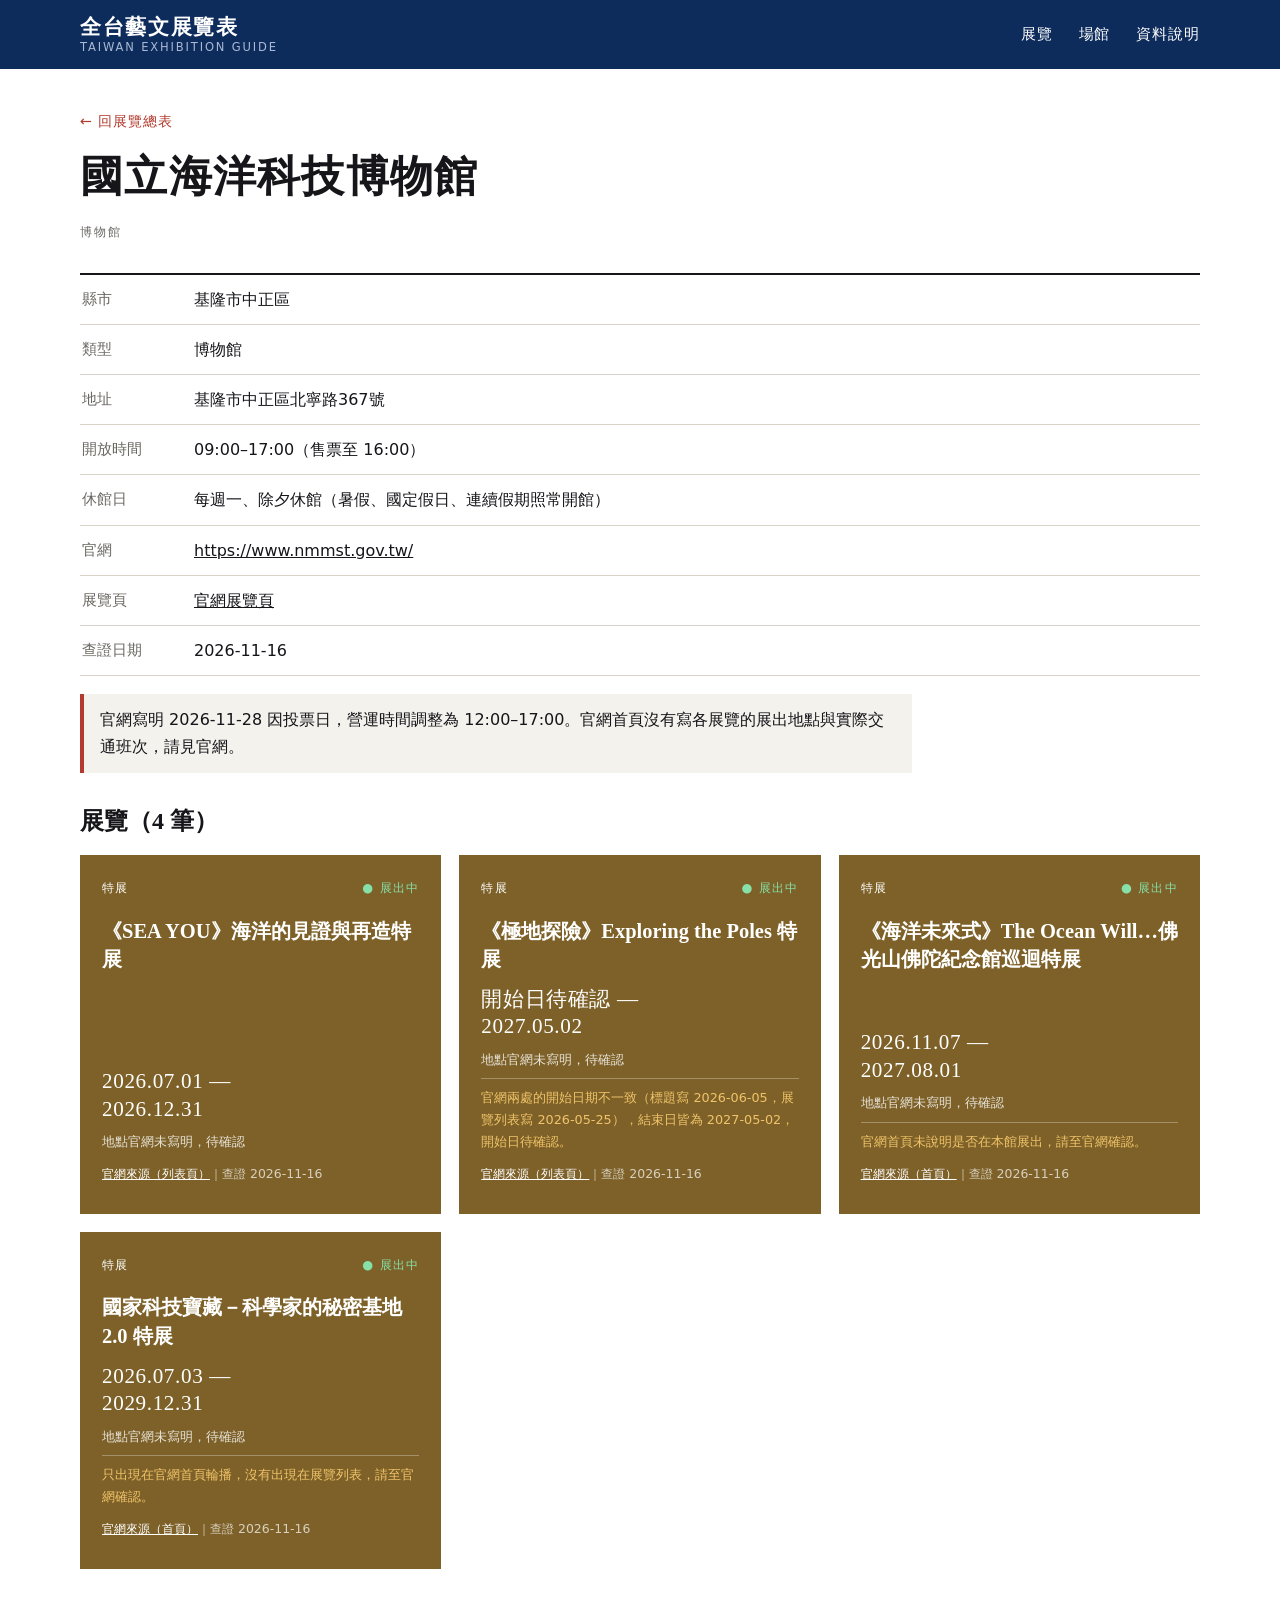
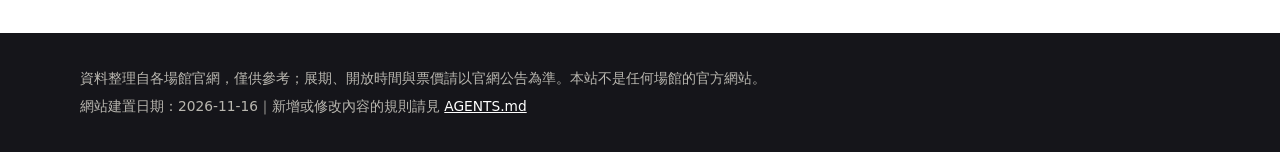
<file: nmmst.html>
<!DOCTYPE html>
<html lang="zh-Hant">
<head>
<meta charset="UTF-8">
<meta name="viewport" content="width=device-width, initial-scale=1">
<title>國立海洋科技博物館｜全台藝文展覽表</title>
<meta name="description" content="國立海洋科技博物館的展覽整理，附官網來源與查證日期">
<link rel="stylesheet" href="../style.css">
</head>
<body>
<header class="bar"><div class="bar-in">
  <a class="brand" href="../index.html"><span class="zh">全台藝文展覽表</span><span class="en">Taiwan Exhibition Guide</span></a>
  <nav><a href="../index.html#exhibitions">展覽</a><a href="../index.html#venues">場館</a><a href="../index.html#about">資料說明</a></nav>
</div></header>
<div class="wrap"><div class="vhead"><a class="back" href="../index.html">← 回展覽總表</a><h1>國立海洋科技博物館</h1><span class="en">博物館</span></div>
<dl class="info2"><dt>縣市</dt><dd>基隆市中正區</dd><dt>類型</dt><dd>博物館</dd><dt>地址</dt><dd>基隆市中正區北寧路367號</dd><dt>開放時間</dt><dd>09:00–17:00（售票至 16:00）</dd><dt>休館日</dt><dd>每週一、除夕休館（暑假、國定假日、連續假期照常開館）</dd><dt>官網</dt><dd><a href="https://www.nmmst.gov.tw/" target="_blank" rel="noopener">https://www.nmmst.gov.tw/</a></dd><dt>展覽頁</dt><dd><a href="https://www.nmmst.gov.tw/chhtml/contentlist/221/0" target="_blank" rel="noopener">官網展覽頁</a></dd><dt>查證日期</dt><dd>2026-11-16</dd></dl>
<div class="vnote">官網寫明 2026-11-28 因投票日，營運時間調整為 12:00–17:00。官網首頁沒有寫各展覽的展出地點與實際交通班次，請見官網。</div>
<h2 style="font-family:var(--serif);margin:28px 0 14px">展覽（4 筆）</h2>
<div class="wall"><article class="exh v4" data-status="ongoing" data-start="2026-07-01" data-end="2026-12-31" data-city="基隆市" data-search="《sea you》海洋的見證與再造特展 國立海洋科技博物館 基隆市">
<div class="top"><span>特展</span><span class="st ongoing" data-role="status">展出中</span></div>
<h3>《SEA YOU》海洋的見證與再造特展</h3>
<div class="date">2026.07.01 —<br>2026.12.31</div>
<p class="info">地點官網未寫明，待確認</p>
<p class="src"><a href="https://www.nmmst.gov.tw/chhtml/contentlist/221/0" target="_blank" rel="noopener">官網來源（列表頁）</a>｜查證 2026-11-16</p>
</article>
<article class="exh v4" data-status="ongoing" data-start="" data-end="2027-05-02" data-city="基隆市" data-search="《極地探險》exploring the poles 特展 國立海洋科技博物館 基隆市">
<div class="top"><span>特展</span><span class="st ongoing" data-role="status">展出中</span></div>
<h3>《極地探險》Exploring the Poles 特展</h3>
<div class="date">開始日待確認 —<br>2027.05.02</div>
<p class="info">地點官網未寫明，待確認</p>
<p class="note">官網兩處的開始日期不一致（標題寫 2026-06-05，展覽列表寫 2026-05-25），結束日皆為 2027-05-02，開始日待確認。</p>
<p class="src"><a href="https://www.nmmst.gov.tw/chhtml/contentlist/221/0" target="_blank" rel="noopener">官網來源（列表頁）</a>｜查證 2026-11-16</p>
</article>
<article class="exh v4" data-status="ongoing" data-start="2026-11-07" data-end="2027-08-01" data-city="基隆市" data-search="《海洋未來式》the ocean will…佛光山佛陀紀念館巡迴特展 國立海洋科技博物館 基隆市">
<div class="top"><span>特展</span><span class="st ongoing" data-role="status">展出中</span></div>
<h3>《海洋未來式》The Ocean Will…佛光山佛陀紀念館巡迴特展</h3>
<div class="date">2026.11.07 —<br>2027.08.01</div>
<p class="info">地點官網未寫明，待確認</p>
<p class="note">官網首頁未說明是否在本館展出，請至官網確認。</p>
<p class="src"><a href="https://www.nmmst.gov.tw/" target="_blank" rel="noopener">官網來源（首頁）</a>｜查證 2026-11-16</p>
</article>
<article class="exh v4" data-status="ongoing" data-start="2026-07-03" data-end="2029-12-31" data-city="基隆市" data-search="國家科技寶藏－科學家的秘密基地 2.0 特展 國立海洋科技博物館 基隆市">
<div class="top"><span>特展</span><span class="st ongoing" data-role="status">展出中</span></div>
<h3>國家科技寶藏－科學家的秘密基地 2.0 特展</h3>
<div class="date">2026.07.03 —<br>2029.12.31</div>
<p class="info">地點官網未寫明，待確認</p>
<p class="note">只出現在官網首頁輪播，沒有出現在展覽列表，請至官網確認。</p>
<p class="src"><a href="https://www.nmmst.gov.tw/" target="_blank" rel="noopener">官網來源（首頁）</a>｜查證 2026-11-16</p>
</article></div>
</div>
<footer class="site"><div class="wrap">
  <p>資料整理自各場館官網，僅供參考；展期、開放時間與票價請以官網公告為準。本站不是任何場館的官方網站。</p>
  <p>網站建置日期：2026-11-16｜新增或修改內容的規則請見 <a href="../AGENTS.md">AGENTS.md</a></p>
</div></footer>
<script>
(function () {
  var d = new Date(), today = d.getFullYear() + '-' + String(d.getMonth() + 1).padStart(2, '0') + '-' + String(d.getDate()).padStart(2, '0');
  var LABEL = { ongoing: '展出中', upcoming: '即將開展', ended: '已結束', unknown: '展期待確認' };
  function statusOf(s, e) {
    if (!s && !e) return 'unknown';
    if (s && today < s) return 'upcoming';
    if (e && today > e) return 'ended';
    return 'ongoing';
  }
  var cards = Array.prototype.slice.call(document.querySelectorAll('.exh'));
  cards.forEach(function (c) {
    var st = statusOf(c.dataset.start, c.dataset.end);
    c.dataset.status = st;
    var b = c.querySelector('[data-role="status"]');
    if (b) { b.className = 'st ' + st; b.textContent = LABEL[st]; }
  });
})();
</script>
</body>
</html>
</file>
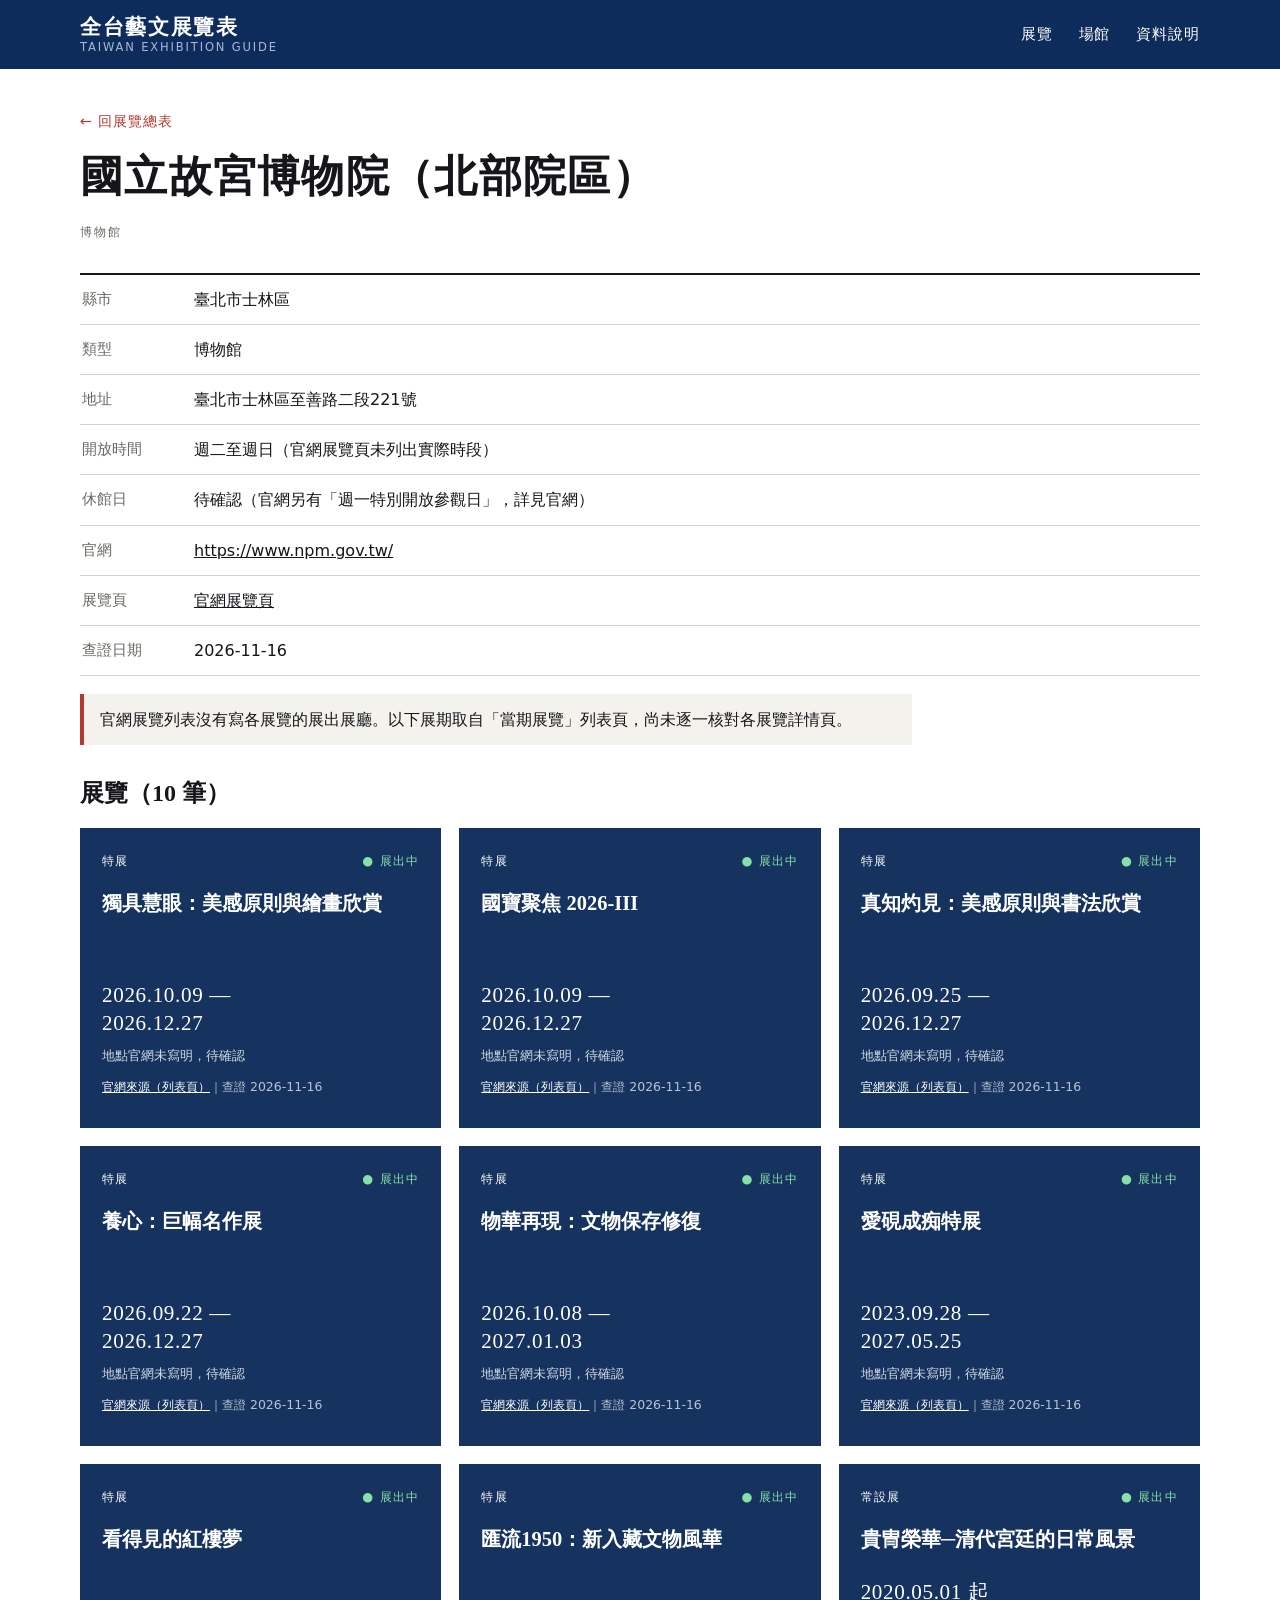
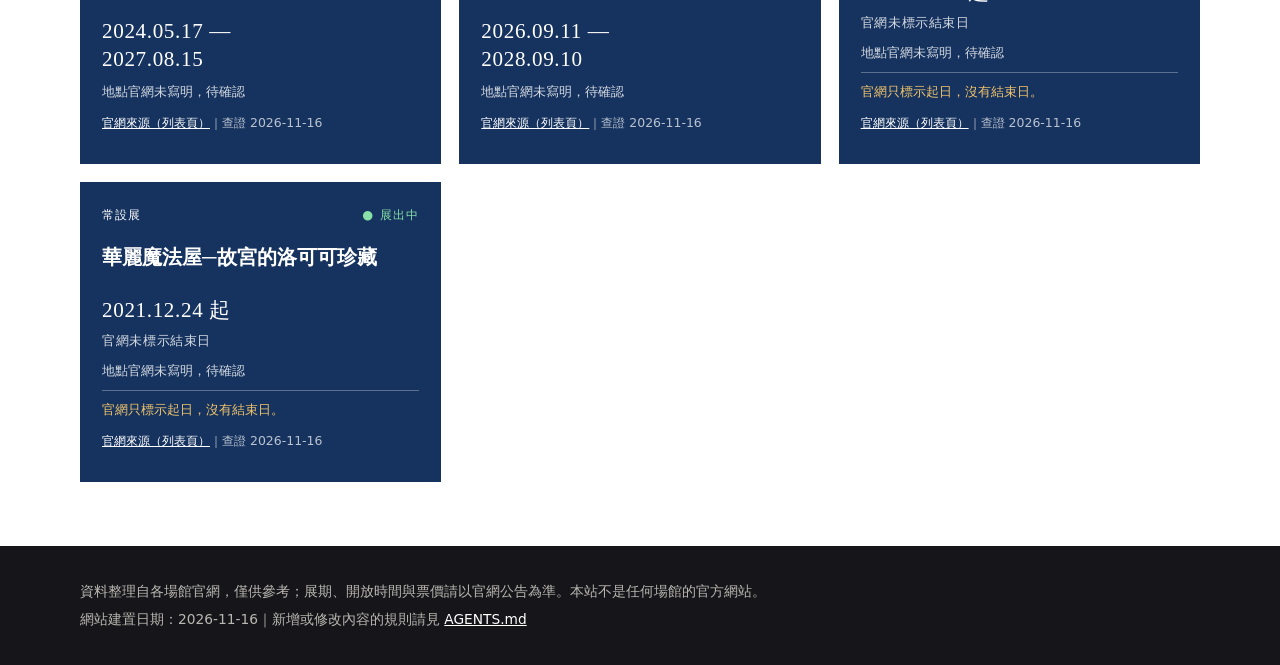
<file: npm.html>
<!DOCTYPE html>
<html lang="zh-Hant">
<head>
<meta charset="UTF-8">
<meta name="viewport" content="width=device-width, initial-scale=1">
<title>國立故宮博物院（北部院區）｜全台藝文展覽表</title>
<meta name="description" content="國立故宮博物院（北部院區）的展覽整理，附官網來源與查證日期">
<link rel="stylesheet" href="../style.css">
</head>
<body>
<header class="bar"><div class="bar-in">
  <a class="brand" href="../index.html"><span class="zh">全台藝文展覽表</span><span class="en">Taiwan Exhibition Guide</span></a>
  <nav><a href="../index.html#exhibitions">展覽</a><a href="../index.html#venues">場館</a><a href="../index.html#about">資料說明</a></nav>
</div></header>
<div class="wrap"><div class="vhead"><a class="back" href="../index.html">← 回展覽總表</a><h1>國立故宮博物院（北部院區）</h1><span class="en">博物館</span></div>
<dl class="info2"><dt>縣市</dt><dd>臺北市士林區</dd><dt>類型</dt><dd>博物館</dd><dt>地址</dt><dd>臺北市士林區至善路二段221號</dd><dt>開放時間</dt><dd>週二至週日（官網展覽頁未列出實際時段）</dd><dt>休館日</dt><dd>待確認（官網另有「週一特別開放參觀日」，詳見官網）</dd><dt>官網</dt><dd><a href="https://www.npm.gov.tw/" target="_blank" rel="noopener">https://www.npm.gov.tw/</a></dd><dt>展覽頁</dt><dd><a href="https://www.npm.gov.tw/Exhibition-Current.aspx?sno=03010101&amp;l=1" target="_blank" rel="noopener">官網展覽頁</a></dd><dt>查證日期</dt><dd>2026-11-16</dd></dl>
<div class="vnote">官網展覽列表沒有寫各展覽的展出展廳。以下展期取自「當期展覽」列表頁，尚未逐一核對各展覽詳情頁。</div>
<h2 style="font-family:var(--serif);margin:28px 0 14px">展覽（10 筆）</h2>
<div class="wall"><article class="exh v0" data-status="ongoing" data-start="2026-10-09" data-end="2026-12-27" data-city="臺北市" data-search="獨具慧眼：美感原則與繪畫欣賞 國立故宮博物院（北部院區） 臺北市">
<div class="top"><span>特展</span><span class="st ongoing" data-role="status">展出中</span></div>
<h3>獨具慧眼：美感原則與繪畫欣賞</h3>
<div class="date">2026.10.09 —<br>2026.12.27</div>
<p class="info">地點官網未寫明，待確認</p>
<p class="src"><a href="https://www.npm.gov.tw/Exhibition-Current.aspx?sno=03010101&amp;l=1" target="_blank" rel="noopener">官網來源（列表頁）</a>｜查證 2026-11-16</p>
</article>
<article class="exh v0" data-status="ongoing" data-start="2026-10-09" data-end="2026-12-27" data-city="臺北市" data-search="國寶聚焦 2026-iii 國立故宮博物院（北部院區） 臺北市">
<div class="top"><span>特展</span><span class="st ongoing" data-role="status">展出中</span></div>
<h3>國寶聚焦 2026-III</h3>
<div class="date">2026.10.09 —<br>2026.12.27</div>
<p class="info">地點官網未寫明，待確認</p>
<p class="src"><a href="https://www.npm.gov.tw/Exhibition-Current.aspx?sno=03010101&amp;l=1" target="_blank" rel="noopener">官網來源（列表頁）</a>｜查證 2026-11-16</p>
</article>
<article class="exh v0" data-status="ongoing" data-start="2026-09-25" data-end="2026-12-27" data-city="臺北市" data-search="真知灼見：美感原則與書法欣賞 國立故宮博物院（北部院區） 臺北市">
<div class="top"><span>特展</span><span class="st ongoing" data-role="status">展出中</span></div>
<h3>真知灼見：美感原則與書法欣賞</h3>
<div class="date">2026.09.25 —<br>2026.12.27</div>
<p class="info">地點官網未寫明，待確認</p>
<p class="src"><a href="https://www.npm.gov.tw/Exhibition-Current.aspx?sno=03010101&amp;l=1" target="_blank" rel="noopener">官網來源（列表頁）</a>｜查證 2026-11-16</p>
</article>
<article class="exh v0" data-status="ongoing" data-start="2026-09-22" data-end="2026-12-27" data-city="臺北市" data-search="養心：巨幅名作展 國立故宮博物院（北部院區） 臺北市">
<div class="top"><span>特展</span><span class="st ongoing" data-role="status">展出中</span></div>
<h3>養心：巨幅名作展</h3>
<div class="date">2026.09.22 —<br>2026.12.27</div>
<p class="info">地點官網未寫明，待確認</p>
<p class="src"><a href="https://www.npm.gov.tw/Exhibition-Current.aspx?sno=03010101&amp;l=1" target="_blank" rel="noopener">官網來源（列表頁）</a>｜查證 2026-11-16</p>
</article>
<article class="exh v0" data-status="ongoing" data-start="2026-10-08" data-end="2027-01-03" data-city="臺北市" data-search="物華再現：文物保存修復 國立故宮博物院（北部院區） 臺北市">
<div class="top"><span>特展</span><span class="st ongoing" data-role="status">展出中</span></div>
<h3>物華再現：文物保存修復</h3>
<div class="date">2026.10.08 —<br>2027.01.03</div>
<p class="info">地點官網未寫明，待確認</p>
<p class="src"><a href="https://www.npm.gov.tw/Exhibition-Current.aspx?sno=03010101&amp;l=1" target="_blank" rel="noopener">官網來源（列表頁）</a>｜查證 2026-11-16</p>
</article>
<article class="exh v0" data-status="ongoing" data-start="2023-09-28" data-end="2027-05-25" data-city="臺北市" data-search="愛硯成痴特展 國立故宮博物院（北部院區） 臺北市">
<div class="top"><span>特展</span><span class="st ongoing" data-role="status">展出中</span></div>
<h3>愛硯成痴特展</h3>
<div class="date">2023.09.28 —<br>2027.05.25</div>
<p class="info">地點官網未寫明，待確認</p>
<p class="src"><a href="https://www.npm.gov.tw/Exhibition-Current.aspx?sno=03010101&amp;l=1" target="_blank" rel="noopener">官網來源（列表頁）</a>｜查證 2026-11-16</p>
</article>
<article class="exh v0" data-status="ongoing" data-start="2024-05-17" data-end="2027-08-15" data-city="臺北市" data-search="看得見的紅樓夢 國立故宮博物院（北部院區） 臺北市">
<div class="top"><span>特展</span><span class="st ongoing" data-role="status">展出中</span></div>
<h3>看得見的紅樓夢</h3>
<div class="date">2024.05.17 —<br>2027.08.15</div>
<p class="info">地點官網未寫明，待確認</p>
<p class="src"><a href="https://www.npm.gov.tw/Exhibition-Current.aspx?sno=03010101&amp;l=1" target="_blank" rel="noopener">官網來源（列表頁）</a>｜查證 2026-11-16</p>
</article>
<article class="exh v0" data-status="ongoing" data-start="2026-09-11" data-end="2028-09-10" data-city="臺北市" data-search="匯流1950：新入藏文物風華 國立故宮博物院（北部院區） 臺北市">
<div class="top"><span>特展</span><span class="st ongoing" data-role="status">展出中</span></div>
<h3>匯流1950：新入藏文物風華</h3>
<div class="date">2026.09.11 —<br>2028.09.10</div>
<p class="info">地點官網未寫明，待確認</p>
<p class="src"><a href="https://www.npm.gov.tw/Exhibition-Current.aspx?sno=03010101&amp;l=1" target="_blank" rel="noopener">官網來源（列表頁）</a>｜查證 2026-11-16</p>
</article>
<article class="exh v0" data-status="ongoing" data-start="2020-05-01" data-end="" data-city="臺北市" data-search="貴冑榮華─清代宮廷的日常風景 國立故宮博物院（北部院區） 臺北市">
<div class="top"><span>常設展</span><span class="st ongoing" data-role="status">展出中</span></div>
<h3>貴冑榮華─清代宮廷的日常風景</h3>
<div class="date">2020.05.01 起<br><span class="info">官網未標示結束日</span></div>
<p class="info">地點官網未寫明，待確認</p>
<p class="note">官網只標示起日，沒有結束日。</p>
<p class="src"><a href="https://www.npm.gov.tw/Exhibition-Current.aspx?sno=03010101&amp;l=1" target="_blank" rel="noopener">官網來源（列表頁）</a>｜查證 2026-11-16</p>
</article>
<article class="exh v0" data-status="ongoing" data-start="2021-12-24" data-end="" data-city="臺北市" data-search="華麗魔法屋─故宮的洛可可珍藏 國立故宮博物院（北部院區） 臺北市">
<div class="top"><span>常設展</span><span class="st ongoing" data-role="status">展出中</span></div>
<h3>華麗魔法屋─故宮的洛可可珍藏</h3>
<div class="date">2021.12.24 起<br><span class="info">官網未標示結束日</span></div>
<p class="info">地點官網未寫明，待確認</p>
<p class="note">官網只標示起日，沒有結束日。</p>
<p class="src"><a href="https://www.npm.gov.tw/Exhibition-Current.aspx?sno=03010101&amp;l=1" target="_blank" rel="noopener">官網來源（列表頁）</a>｜查證 2026-11-16</p>
</article></div>
</div>
<footer class="site"><div class="wrap">
  <p>資料整理自各場館官網，僅供參考；展期、開放時間與票價請以官網公告為準。本站不是任何場館的官方網站。</p>
  <p>網站建置日期：2026-11-16｜新增或修改內容的規則請見 <a href="../AGENTS.md">AGENTS.md</a></p>
</div></footer>
<script>
(function () {
  var d = new Date(), today = d.getFullYear() + '-' + String(d.getMonth() + 1).padStart(2, '0') + '-' + String(d.getDate()).padStart(2, '0');
  var LABEL = { ongoing: '展出中', upcoming: '即將開展', ended: '已結束', unknown: '展期待確認' };
  function statusOf(s, e) {
    if (!s && !e) return 'unknown';
    if (s && today < s) return 'upcoming';
    if (e && today > e) return 'ended';
    return 'ongoing';
  }
  var cards = Array.prototype.slice.call(document.querySelectorAll('.exh'));
  cards.forEach(function (c) {
    var st = statusOf(c.dataset.start, c.dataset.end);
    c.dataset.status = st;
    var b = c.querySelector('[data-role="status"]');
    if (b) { b.className = 'st ' + st; b.textContent = LABEL[st]; }
  });
})();
</script>
</body>
</html>
</file>
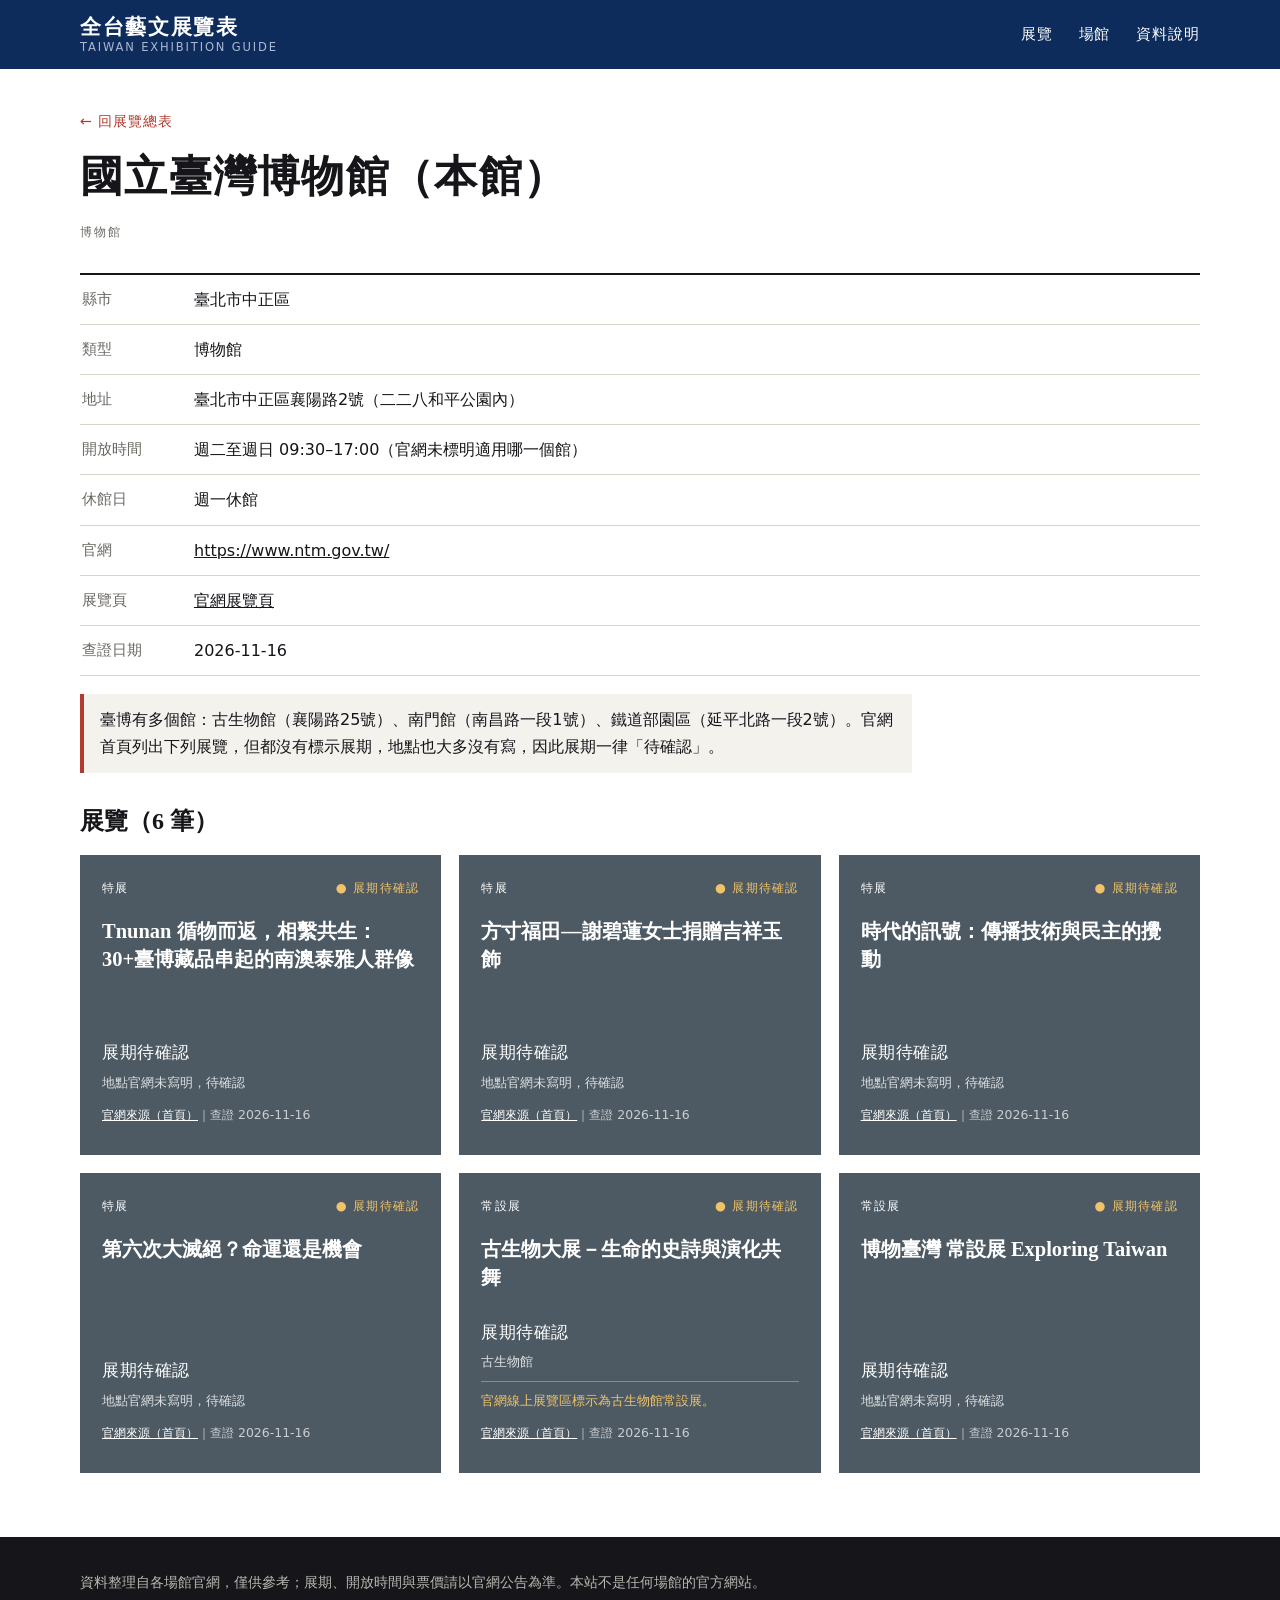
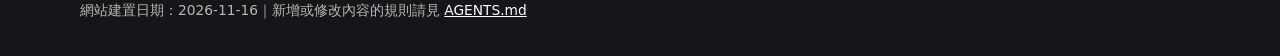
<file: ntm.html>
<!DOCTYPE html>
<html lang="zh-Hant">
<head>
<meta charset="UTF-8">
<meta name="viewport" content="width=device-width, initial-scale=1">
<title>國立臺灣博物館（本館）｜全台藝文展覽表</title>
<meta name="description" content="國立臺灣博物館（本館）的展覽整理，附官網來源與查證日期">
<link rel="stylesheet" href="../style.css">
</head>
<body>
<header class="bar"><div class="bar-in">
  <a class="brand" href="../index.html"><span class="zh">全台藝文展覽表</span><span class="en">Taiwan Exhibition Guide</span></a>
  <nav><a href="../index.html#exhibitions">展覽</a><a href="../index.html#venues">場館</a><a href="../index.html#about">資料說明</a></nav>
</div></header>
<div class="wrap"><div class="vhead"><a class="back" href="../index.html">← 回展覽總表</a><h1>國立臺灣博物館（本館）</h1><span class="en">博物館</span></div>
<dl class="info2"><dt>縣市</dt><dd>臺北市中正區</dd><dt>類型</dt><dd>博物館</dd><dt>地址</dt><dd>臺北市中正區襄陽路2號（二二八和平公園內）</dd><dt>開放時間</dt><dd>週二至週日 09:30–17:00（官網未標明適用哪一個館）</dd><dt>休館日</dt><dd>週一休館</dd><dt>官網</dt><dd><a href="https://www.ntm.gov.tw/" target="_blank" rel="noopener">https://www.ntm.gov.tw/</a></dd><dt>展覽頁</dt><dd><a href="https://www.ntm.gov.tw/" target="_blank" rel="noopener">官網展覽頁</a></dd><dt>查證日期</dt><dd>2026-11-16</dd></dl>
<div class="vnote">臺博有多個館：古生物館（襄陽路25號）、南門館（南昌路一段1號）、鐵道部園區（延平北路一段2號）。官網首頁列出下列展覽，但都沒有標示展期，地點也大多沒有寫，因此展期一律「待確認」。</div>
<h2 style="font-family:var(--serif);margin:28px 0 14px">展覽（6 筆）</h2>
<div class="wall"><article class="exh v6" data-status="unknown" data-start="" data-end="" data-city="臺北市" data-search="tnunan 循物而返，相繫共生：30+臺博藏品串起的南澳泰雅人群像 國立臺灣博物館（本館） 臺北市">
<div class="top"><span>特展</span><span class="st unknown" data-role="status">展期待確認</span></div>
<h3>Tnunan 循物而返，相繫共生：30+臺博藏品串起的南澳泰雅人群像</h3>
<div class="date none">展期待確認</div>
<p class="info">地點官網未寫明，待確認</p>
<p class="src"><a href="https://www.ntm.gov.tw/" target="_blank" rel="noopener">官網來源（首頁）</a>｜查證 2026-11-16</p>
</article>
<article class="exh v6" data-status="unknown" data-start="" data-end="" data-city="臺北市" data-search="方寸福田—謝碧蓮女士捐贈吉祥玉飾 國立臺灣博物館（本館） 臺北市">
<div class="top"><span>特展</span><span class="st unknown" data-role="status">展期待確認</span></div>
<h3>方寸福田—謝碧蓮女士捐贈吉祥玉飾</h3>
<div class="date none">展期待確認</div>
<p class="info">地點官網未寫明，待確認</p>
<p class="src"><a href="https://www.ntm.gov.tw/" target="_blank" rel="noopener">官網來源（首頁）</a>｜查證 2026-11-16</p>
</article>
<article class="exh v6" data-status="unknown" data-start="" data-end="" data-city="臺北市" data-search="時代的訊號：傳播技術與民主的攪動 國立臺灣博物館（本館） 臺北市">
<div class="top"><span>特展</span><span class="st unknown" data-role="status">展期待確認</span></div>
<h3>時代的訊號：傳播技術與民主的攪動</h3>
<div class="date none">展期待確認</div>
<p class="info">地點官網未寫明，待確認</p>
<p class="src"><a href="https://www.ntm.gov.tw/" target="_blank" rel="noopener">官網來源（首頁）</a>｜查證 2026-11-16</p>
</article>
<article class="exh v6" data-status="unknown" data-start="" data-end="" data-city="臺北市" data-search="第六次大滅絕？命運還是機會 國立臺灣博物館（本館） 臺北市">
<div class="top"><span>特展</span><span class="st unknown" data-role="status">展期待確認</span></div>
<h3>第六次大滅絕？命運還是機會</h3>
<div class="date none">展期待確認</div>
<p class="info">地點官網未寫明，待確認</p>
<p class="src"><a href="https://www.ntm.gov.tw/" target="_blank" rel="noopener">官網來源（首頁）</a>｜查證 2026-11-16</p>
</article>
<article class="exh v6" data-status="unknown" data-start="" data-end="" data-city="臺北市" data-search="古生物大展－生命的史詩與演化共舞 國立臺灣博物館（本館） 臺北市">
<div class="top"><span>常設展</span><span class="st unknown" data-role="status">展期待確認</span></div>
<h3>古生物大展－生命的史詩與演化共舞</h3>
<div class="date none">展期待確認</div>
<p class="info">古生物館</p>
<p class="note">官網線上展覽區標示為古生物館常設展。</p>
<p class="src"><a href="https://www.ntm.gov.tw/" target="_blank" rel="noopener">官網來源（首頁）</a>｜查證 2026-11-16</p>
</article>
<article class="exh v6" data-status="unknown" data-start="" data-end="" data-city="臺北市" data-search="博物臺灣 常設展 exploring taiwan 國立臺灣博物館（本館） 臺北市">
<div class="top"><span>常設展</span><span class="st unknown" data-role="status">展期待確認</span></div>
<h3>博物臺灣 常設展 Exploring Taiwan</h3>
<div class="date none">展期待確認</div>
<p class="info">地點官網未寫明，待確認</p>
<p class="src"><a href="https://www.ntm.gov.tw/" target="_blank" rel="noopener">官網來源（首頁）</a>｜查證 2026-11-16</p>
</article></div>
</div>
<footer class="site"><div class="wrap">
  <p>資料整理自各場館官網，僅供參考；展期、開放時間與票價請以官網公告為準。本站不是任何場館的官方網站。</p>
  <p>網站建置日期：2026-11-16｜新增或修改內容的規則請見 <a href="../AGENTS.md">AGENTS.md</a></p>
</div></footer>
<script>
(function () {
  var d = new Date(), today = d.getFullYear() + '-' + String(d.getMonth() + 1).padStart(2, '0') + '-' + String(d.getDate()).padStart(2, '0');
  var LABEL = { ongoing: '展出中', upcoming: '即將開展', ended: '已結束', unknown: '展期待確認' };
  function statusOf(s, e) {
    if (!s && !e) return 'unknown';
    if (s && today < s) return 'upcoming';
    if (e && today > e) return 'ended';
    return 'ongoing';
  }
  var cards = Array.prototype.slice.call(document.querySelectorAll('.exh'));
  cards.forEach(function (c) {
    var st = statusOf(c.dataset.start, c.dataset.end);
    c.dataset.status = st;
    var b = c.querySelector('[data-role="status"]');
    if (b) { b.className = 'st ' + st; b.textContent = LABEL[st]; }
  });
})();
</script>
</body>
</html>
</file>
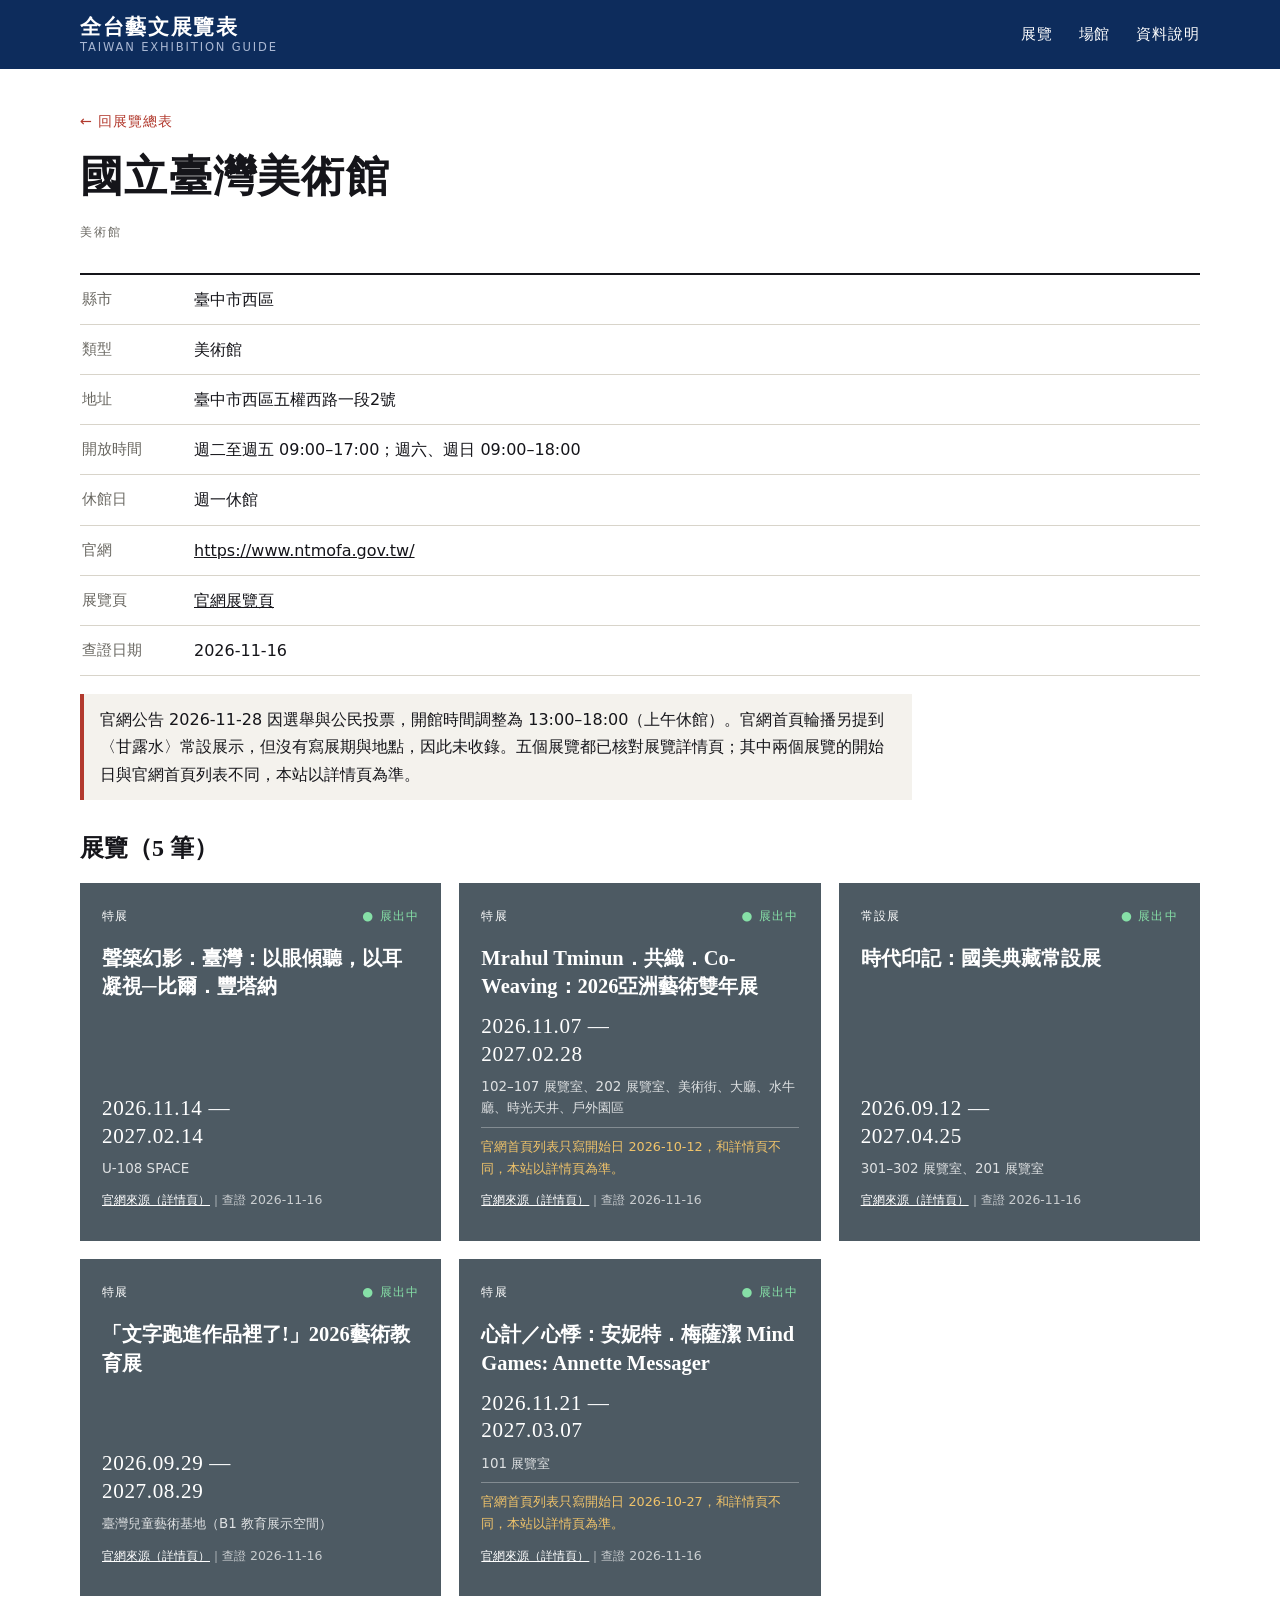
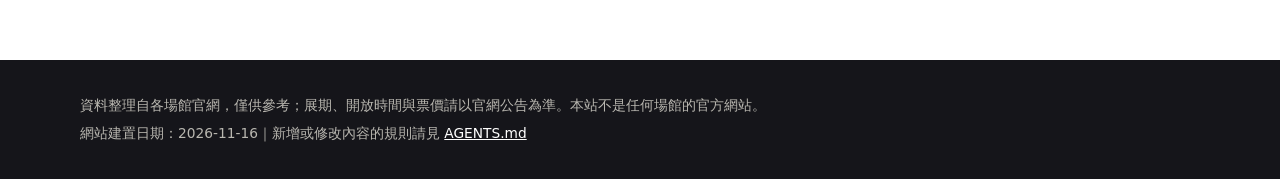
<file: ntmofa.html>
<!DOCTYPE html>
<html lang="zh-Hant">
<head>
<meta charset="UTF-8">
<meta name="viewport" content="width=device-width, initial-scale=1">
<title>國立臺灣美術館｜全台藝文展覽表</title>
<meta name="description" content="國立臺灣美術館的展覽整理，附官網來源與查證日期">
<link rel="stylesheet" href="../style.css">
</head>
<body>
<header class="bar"><div class="bar-in">
  <a class="brand" href="../index.html"><span class="zh">全台藝文展覽表</span><span class="en">Taiwan Exhibition Guide</span></a>
  <nav><a href="../index.html#exhibitions">展覽</a><a href="../index.html#venues">場館</a><a href="../index.html#about">資料說明</a></nav>
</div></header>
<div class="wrap"><div class="vhead"><a class="back" href="../index.html">← 回展覽總表</a><h1>國立臺灣美術館</h1><span class="en">美術館</span></div>
<dl class="info2"><dt>縣市</dt><dd>臺中市西區</dd><dt>類型</dt><dd>美術館</dd><dt>地址</dt><dd>臺中市西區五權西路一段2號</dd><dt>開放時間</dt><dd>週二至週五 09:00–17:00；週六、週日 09:00–18:00</dd><dt>休館日</dt><dd>週一休館</dd><dt>官網</dt><dd><a href="https://www.ntmofa.gov.tw/" target="_blank" rel="noopener">https://www.ntmofa.gov.tw/</a></dd><dt>展覽頁</dt><dd><a href="https://www.ntmofa.gov.tw/News_Actives_photo.aspx?n=1462&amp;sms=11893" target="_blank" rel="noopener">官網展覽頁</a></dd><dt>查證日期</dt><dd>2026-11-16</dd></dl>
<div class="vnote">官網公告 2026-11-28 因選舉與公民投票，開館時間調整為 13:00–18:00（上午休館）。官網首頁輪播另提到〈甘露水〉常設展示，但沒有寫展期與地點，因此未收錄。五個展覽都已核對展覽詳情頁；其中兩個展覽的開始日與官網首頁列表不同，本站以詳情頁為準。</div>
<h2 style="font-family:var(--serif);margin:28px 0 14px">展覽（5 筆）</h2>
<div class="wall"><article class="exh v6" data-status="ongoing" data-start="2026-11-14" data-end="2027-02-14" data-city="臺中市" data-search="聲築幻影．臺灣：以眼傾聽，以耳凝視─比爾．豐塔納 國立臺灣美術館 臺中市">
<div class="top"><span>特展</span><span class="st ongoing" data-role="status">展出中</span></div>
<h3>聲築幻影．臺灣：以眼傾聽，以耳凝視─比爾．豐塔納</h3>
<div class="date">2026.11.14 —<br>2027.02.14</div>
<p class="info">U-108 SPACE</p>
<p class="src"><a href="https://event.culture.tw/mocweb/reg/NTMOFA/Detail.init.ctr?actId=60168" target="_blank" rel="noopener">官網來源（詳情頁）</a>｜查證 2026-11-16</p>
</article>
<article class="exh v6" data-status="ongoing" data-start="2026-11-07" data-end="2027-02-28" data-city="臺中市" data-search="mrahul tminun．共織．co-weaving：2026亞洲藝術雙年展 國立臺灣美術館 臺中市">
<div class="top"><span>特展</span><span class="st ongoing" data-role="status">展出中</span></div>
<h3>Mrahul Tminun．共織．Co-Weaving：2026亞洲藝術雙年展</h3>
<div class="date">2026.11.07 —<br>2027.02.28</div>
<p class="info">102–107 展覽室、202 展覽室、美術街、大廳、水牛廳、時光天井、戶外園區</p>
<p class="note">官網首頁列表只寫開始日 2026-10-12，和詳情頁不同，本站以詳情頁為準。</p>
<p class="src"><a href="https://event.culture.tw/mocweb/reg/NTMOFA/Detail.init.ctr?actId=60163" target="_blank" rel="noopener">官網來源（詳情頁）</a>｜查證 2026-11-16</p>
</article>
<article class="exh v6" data-status="ongoing" data-start="2026-09-12" data-end="2027-04-25" data-city="臺中市" data-search="時代印記：國美典藏常設展 國立臺灣美術館 臺中市">
<div class="top"><span>常設展</span><span class="st ongoing" data-role="status">展出中</span></div>
<h3>時代印記：國美典藏常設展</h3>
<div class="date">2026.09.12 —<br>2027.04.25</div>
<p class="info">301–302 展覽室、201 展覽室</p>
<p class="src"><a href="https://event.culture.tw/mocweb/reg/NTMOFA/Detail.init.ctr?actId=60150" target="_blank" rel="noopener">官網來源（詳情頁）</a>｜查證 2026-11-16</p>
</article>
<article class="exh v6" data-status="ongoing" data-start="2026-09-29" data-end="2027-08-29" data-city="臺中市" data-search="「文字跑進作品裡了!」2026藝術教育展 國立臺灣美術館 臺中市">
<div class="top"><span>特展</span><span class="st ongoing" data-role="status">展出中</span></div>
<h3>「文字跑進作品裡了!」2026藝術教育展</h3>
<div class="date">2026.09.29 —<br>2027.08.29</div>
<p class="info">臺灣兒童藝術基地（B1 教育展示空間）</p>
<p class="src"><a href="https://event.culture.tw/mocweb/reg/NTMOFA/Detail.init.ctr?actId=60146" target="_blank" rel="noopener">官網來源（詳情頁）</a>｜查證 2026-11-16</p>
</article>
<article class="exh v6" data-status="upcoming" data-start="2026-11-21" data-end="2027-03-07" data-city="臺中市" data-search="心計／心悸：安妮特．梅薩潔 mind games: annette messager 國立臺灣美術館 臺中市">
<div class="top"><span>特展</span><span class="st upcoming" data-role="status">即將開展</span></div>
<h3>心計／心悸：安妮特．梅薩潔 Mind Games: Annette Messager</h3>
<div class="date">2026.11.21 —<br>2027.03.07</div>
<p class="info">101 展覽室</p>
<p class="note">官網首頁列表只寫開始日 2026-10-27，和詳情頁不同，本站以詳情頁為準。</p>
<p class="src"><a href="https://event.culture.tw/mocweb/reg/NTMOFA/Detail.init.ctr?actId=60165" target="_blank" rel="noopener">官網來源（詳情頁）</a>｜查證 2026-11-16</p>
</article></div>
</div>
<footer class="site"><div class="wrap">
  <p>資料整理自各場館官網，僅供參考；展期、開放時間與票價請以官網公告為準。本站不是任何場館的官方網站。</p>
  <p>網站建置日期：2026-11-16｜新增或修改內容的規則請見 <a href="../AGENTS.md">AGENTS.md</a></p>
</div></footer>
<script>
(function () {
  var d = new Date(), today = d.getFullYear() + '-' + String(d.getMonth() + 1).padStart(2, '0') + '-' + String(d.getDate()).padStart(2, '0');
  var LABEL = { ongoing: '展出中', upcoming: '即將開展', ended: '已結束', unknown: '展期待確認' };
  function statusOf(s, e) {
    if (!s && !e) return 'unknown';
    if (s && today < s) return 'upcoming';
    if (e && today > e) return 'ended';
    return 'ongoing';
  }
  var cards = Array.prototype.slice.call(document.querySelectorAll('.exh'));
  cards.forEach(function (c) {
    var st = statusOf(c.dataset.start, c.dataset.end);
    c.dataset.status = st;
    var b = c.querySelector('[data-role="status"]');
    if (b) { b.className = 'st ' + st; b.textContent = LABEL[st]; }
  });
})();
</script>
</body>
</html>
</file>
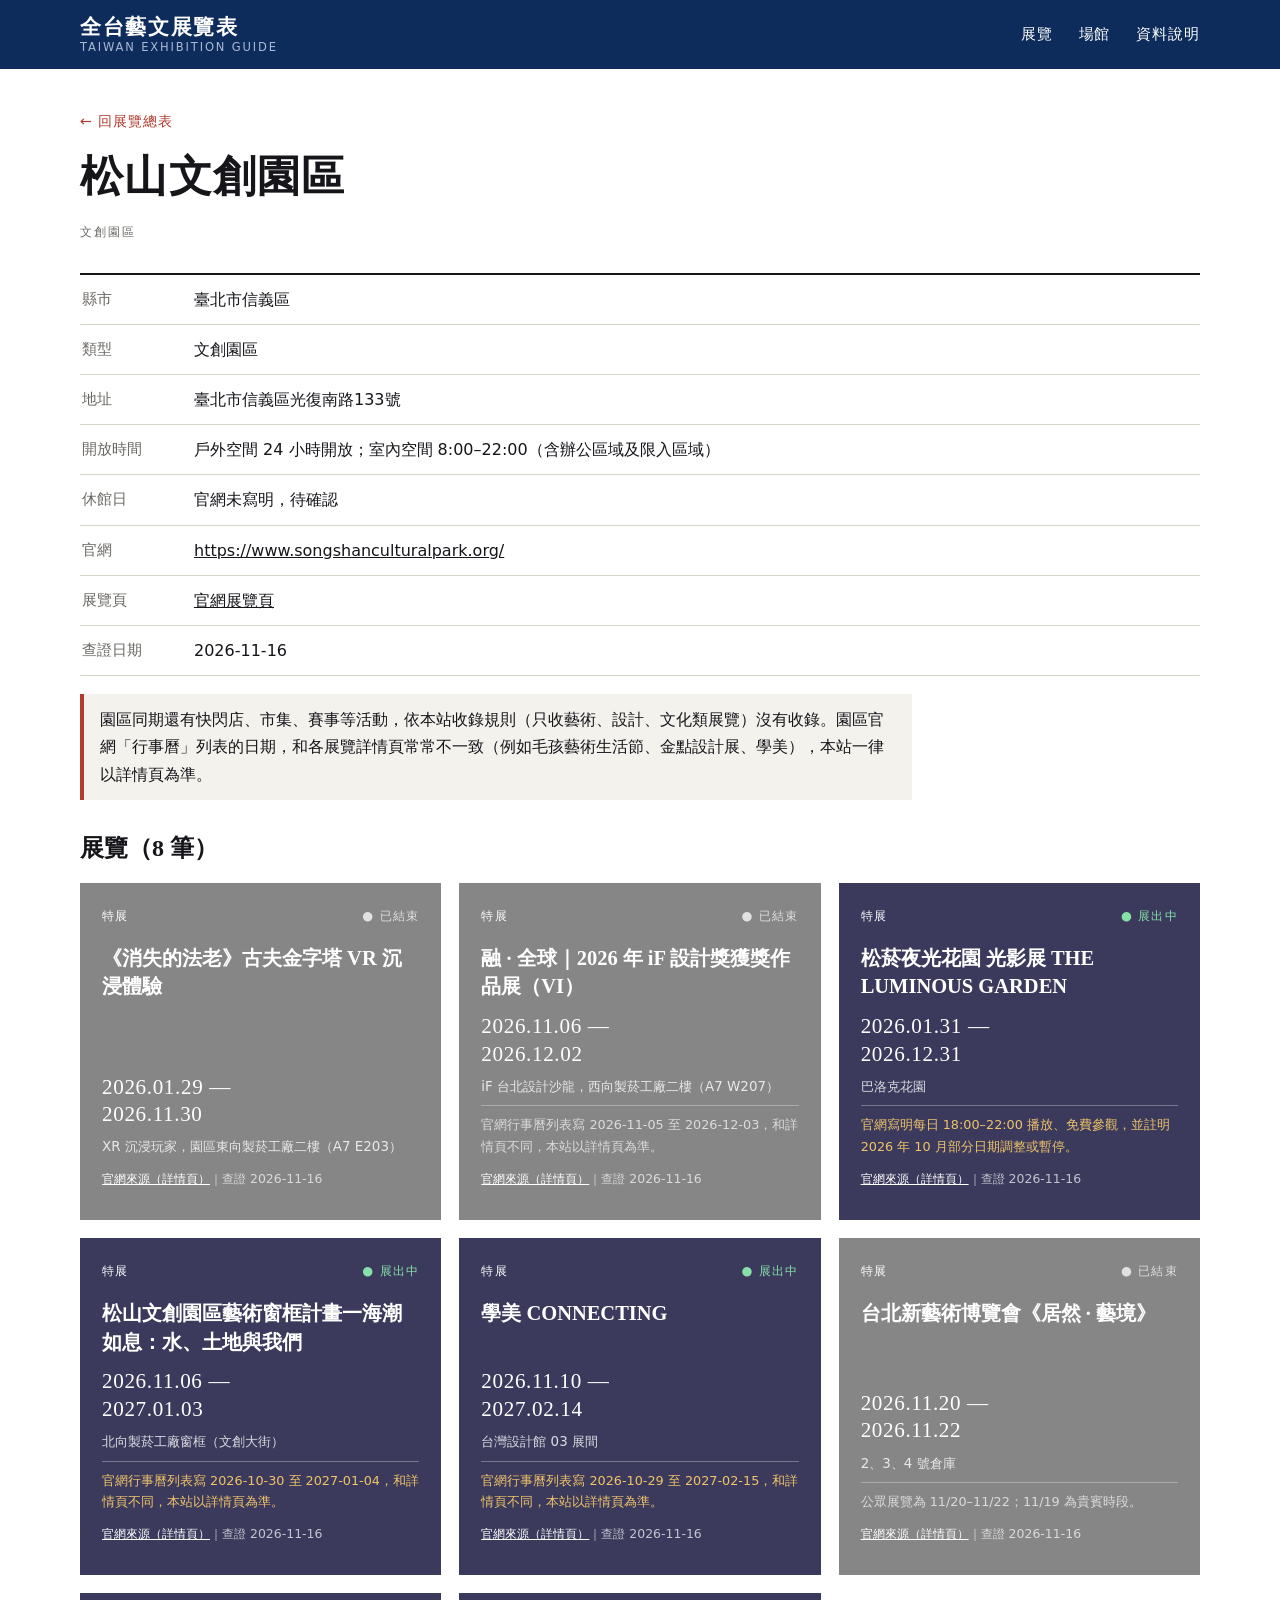
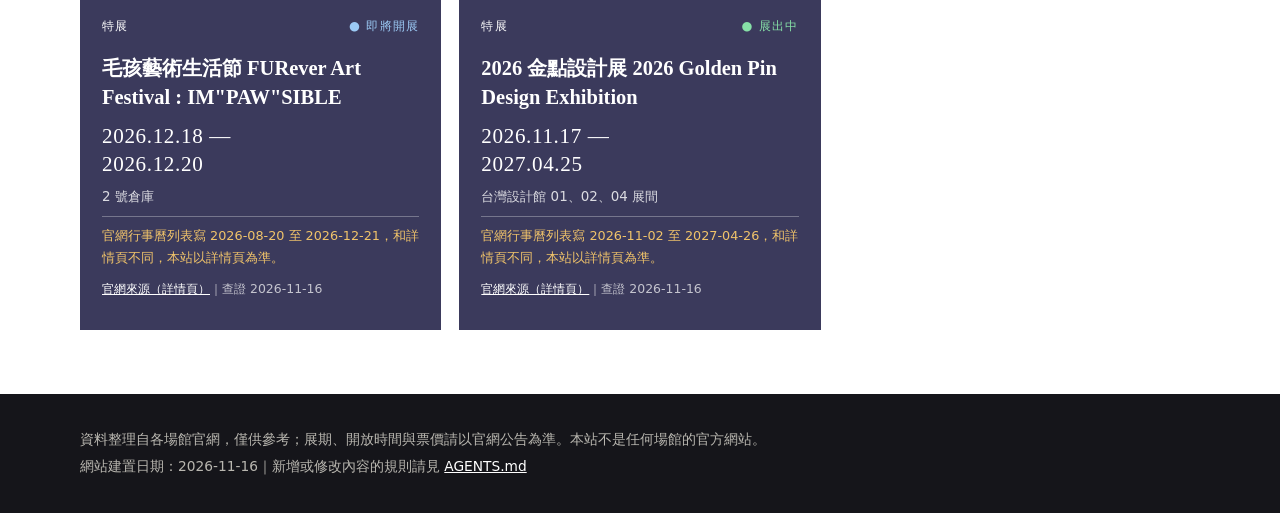
<file: songshan.html>
<!DOCTYPE html>
<html lang="zh-Hant">
<head>
<meta charset="UTF-8">
<meta name="viewport" content="width=device-width, initial-scale=1">
<title>松山文創園區｜全台藝文展覽表</title>
<meta name="description" content="松山文創園區的展覽整理，附官網來源與查證日期">
<link rel="stylesheet" href="../style.css">
</head>
<body>
<header class="bar"><div class="bar-in">
  <a class="brand" href="../index.html"><span class="zh">全台藝文展覽表</span><span class="en">Taiwan Exhibition Guide</span></a>
  <nav><a href="../index.html#exhibitions">展覽</a><a href="../index.html#venues">場館</a><a href="../index.html#about">資料說明</a></nav>
</div></header>
<div class="wrap"><div class="vhead"><a class="back" href="../index.html">← 回展覽總表</a><h1>松山文創園區</h1><span class="en">文創園區</span></div>
<dl class="info2"><dt>縣市</dt><dd>臺北市信義區</dd><dt>類型</dt><dd>文創園區</dd><dt>地址</dt><dd>臺北市信義區光復南路133號</dd><dt>開放時間</dt><dd>戶外空間 24 小時開放；室內空間 8:00–22:00（含辦公區域及限入區域）</dd><dt>休館日</dt><dd>官網未寫明，待確認</dd><dt>官網</dt><dd><a href="https://www.songshanculturalpark.org/" target="_blank" rel="noopener">https://www.songshanculturalpark.org/</a></dd><dt>展覽頁</dt><dd><a href="https://www.songshanculturalpark.org/" target="_blank" rel="noopener">官網展覽頁</a></dd><dt>查證日期</dt><dd>2026-11-16</dd></dl>
<div class="vnote">園區同期還有快閃店、市集、賽事等活動，依本站收錄規則（只收藝術、設計、文化類展覽）沒有收錄。園區官網「行事曆」列表的日期，和各展覽詳情頁常常不一致（例如毛孩藝術生活節、金點設計展、學美），本站一律以詳情頁為準。</div>
<h2 style="font-family:var(--serif);margin:28px 0 14px">展覽（8 筆）</h2>
<div class="wall"><article class="exh v5" data-status="ongoing" data-start="2026-01-29" data-end="2026-11-30" data-city="臺北市" data-search="《消失的法老》古夫金字塔 vr 沉浸體驗 松山文創園區 臺北市">
<div class="top"><span>特展</span><span class="st ongoing" data-role="status">展出中</span></div>
<h3>《消失的法老》古夫金字塔 VR 沉浸體驗</h3>
<div class="date">2026.01.29 —<br>2026.11.30</div>
<p class="info">XR 沉浸玩家，園區東向製菸工廠二樓（A7 E203）</p>
<p class="src"><a href="https://www.songshanculturalpark.org/exhibition/activity/840b0803-826e-407f-bd62-8447b51cf9c2" target="_blank" rel="noopener">官網來源（詳情頁）</a>｜查證 2026-11-16</p>
</article>
<article class="exh v5" data-status="ongoing" data-start="2026-11-06" data-end="2026-12-02" data-city="臺北市" data-search="融 · 全球｜2026 年 if 設計獎獲獎作品展（vi） 松山文創園區 臺北市">
<div class="top"><span>特展</span><span class="st ongoing" data-role="status">展出中</span></div>
<h3>融 · 全球｜2026 年 iF 設計獎獲獎作品展（VI）</h3>
<div class="date">2026.11.06 —<br>2026.12.02</div>
<p class="info">iF 台北設計沙龍，西向製菸工廠二樓（A7 W207）</p>
<p class="note">官網行事曆列表寫 2026-11-05 至 2026-12-03，和詳情頁不同，本站以詳情頁為準。</p>
<p class="src"><a href="https://www.songshanculturalpark.org/exhibition/activity/b2735b74-e7db-41e2-911b-004e857f8d29" target="_blank" rel="noopener">官網來源（詳情頁）</a>｜查證 2026-11-16</p>
</article>
<article class="exh v5" data-status="ongoing" data-start="2026-01-31" data-end="2026-12-31" data-city="臺北市" data-search="松菸夜光花園 光影展 the luminous garden 松山文創園區 臺北市">
<div class="top"><span>特展</span><span class="st ongoing" data-role="status">展出中</span></div>
<h3>松菸夜光花園 光影展 THE LUMINOUS GARDEN</h3>
<div class="date">2026.01.31 —<br>2026.12.31</div>
<p class="info">巴洛克花園</p>
<p class="note">官網寫明每日 18:00–22:00 播放、免費參觀，並註明 2026 年 10 月部分日期調整或暫停。</p>
<p class="src"><a href="https://www.songshanculturalpark.org/exhibition/activity/07e87658-6bea-4715-b633-5e44cd2d9e30" target="_blank" rel="noopener">官網來源（詳情頁）</a>｜查證 2026-11-16</p>
</article>
<article class="exh v5" data-status="ongoing" data-start="2026-11-06" data-end="2027-01-03" data-city="臺北市" data-search="松山文創園區藝術窗框計畫一海潮如息：水、土地與我們 松山文創園區 臺北市">
<div class="top"><span>特展</span><span class="st ongoing" data-role="status">展出中</span></div>
<h3>松山文創園區藝術窗框計畫一海潮如息：水、土地與我們</h3>
<div class="date">2026.11.06 —<br>2027.01.03</div>
<p class="info">北向製菸工廠窗框（文創大街）</p>
<p class="note">官網行事曆列表寫 2026-10-30 至 2027-01-04，和詳情頁不同，本站以詳情頁為準。</p>
<p class="src"><a href="https://www.songshanculturalpark.org/exhibition/activity/0a51550c-418c-462f-8f38-c795418625b5" target="_blank" rel="noopener">官網來源（詳情頁）</a>｜查證 2026-11-16</p>
</article>
<article class="exh v5" data-status="ongoing" data-start="2026-11-10" data-end="2027-02-14" data-city="臺北市" data-search="學美 connecting 松山文創園區 臺北市">
<div class="top"><span>特展</span><span class="st ongoing" data-role="status">展出中</span></div>
<h3>學美 CONNECTING</h3>
<div class="date">2026.11.10 —<br>2027.02.14</div>
<p class="info">台灣設計館 03 展間</p>
<p class="note">官網行事曆列表寫 2026-10-29 至 2027-02-15，和詳情頁不同，本站以詳情頁為準。</p>
<p class="src"><a href="https://www.songshanculturalpark.org/exhibition/activity/c6a5baf4-98fe-46b0-afac-9b7d9b3474be" target="_blank" rel="noopener">官網來源（詳情頁）</a>｜查證 2026-11-16</p>
</article>
<article class="exh v5" data-status="upcoming" data-start="2026-11-20" data-end="2026-11-22" data-city="臺北市" data-search="台北新藝術博覽會《居然 · 藝境》 松山文創園區 臺北市">
<div class="top"><span>特展</span><span class="st upcoming" data-role="status">即將開展</span></div>
<h3>台北新藝術博覽會《居然 · 藝境》</h3>
<div class="date">2026.11.20 —<br>2026.11.22</div>
<p class="info">2、3、4 號倉庫</p>
<p class="note">公眾展覽為 11/20–11/22；11/19 為貴賓時段。</p>
<p class="src"><a href="https://www.songshanculturalpark.org/exhibition/activity/98ffd4b1-9b28-4398-a964-dadde97d2b8a" target="_blank" rel="noopener">官網來源（詳情頁）</a>｜查證 2026-11-16</p>
</article>
<article class="exh v5" data-status="upcoming" data-start="2026-12-18" data-end="2026-12-20" data-city="臺北市" data-search="毛孩藝術生活節 furever art festival : im&quot;paw&quot;sible 松山文創園區 臺北市">
<div class="top"><span>特展</span><span class="st upcoming" data-role="status">即將開展</span></div>
<h3>毛孩藝術生活節 FURever Art Festival : IM&quot;PAW&quot;SIBLE</h3>
<div class="date">2026.12.18 —<br>2026.12.20</div>
<p class="info">2 號倉庫</p>
<p class="note">官網行事曆列表寫 2026-08-20 至 2026-12-21，和詳情頁不同，本站以詳情頁為準。</p>
<p class="src"><a href="https://www.songshanculturalpark.org/exhibition/activity/c738025c-425f-4fdb-b7f0-79fcf49c7dc1" target="_blank" rel="noopener">官網來源（詳情頁）</a>｜查證 2026-11-16</p>
</article>
<article class="exh v5" data-status="upcoming" data-start="2026-11-17" data-end="2027-04-25" data-city="臺北市" data-search="2026 金點設計展 2026 golden pin design exhibition 松山文創園區 臺北市">
<div class="top"><span>特展</span><span class="st upcoming" data-role="status">即將開展</span></div>
<h3>2026 金點設計展 2026 Golden Pin Design Exhibition</h3>
<div class="date">2026.11.17 —<br>2027.04.25</div>
<p class="info">台灣設計館 01、02、04 展間</p>
<p class="note">官網行事曆列表寫 2026-11-02 至 2027-04-26，和詳情頁不同，本站以詳情頁為準。</p>
<p class="src"><a href="https://www.songshanculturalpark.org/exhibition/activity/ef7b55b4-2233-4615-91d4-52b85290628a" target="_blank" rel="noopener">官網來源（詳情頁）</a>｜查證 2026-11-16</p>
</article></div>
</div>
<footer class="site"><div class="wrap">
  <p>資料整理自各場館官網，僅供參考；展期、開放時間與票價請以官網公告為準。本站不是任何場館的官方網站。</p>
  <p>網站建置日期：2026-11-16｜新增或修改內容的規則請見 <a href="../AGENTS.md">AGENTS.md</a></p>
</div></footer>
<script>
(function () {
  var d = new Date(), today = d.getFullYear() + '-' + String(d.getMonth() + 1).padStart(2, '0') + '-' + String(d.getDate()).padStart(2, '0');
  var LABEL = { ongoing: '展出中', upcoming: '即將開展', ended: '已結束', unknown: '展期待確認' };
  function statusOf(s, e) {
    if (!s && !e) return 'unknown';
    if (s && today < s) return 'upcoming';
    if (e && today > e) return 'ended';
    return 'ongoing';
  }
  var cards = Array.prototype.slice.call(document.querySelectorAll('.exh'));
  cards.forEach(function (c) {
    var st = statusOf(c.dataset.start, c.dataset.end);
    c.dataset.status = st;
    var b = c.querySelector('[data-role="status"]');
    if (b) { b.className = 'st ' + st; b.textContent = LABEL[st]; }
  });
})();
</script>
</body>
</html>
</file>
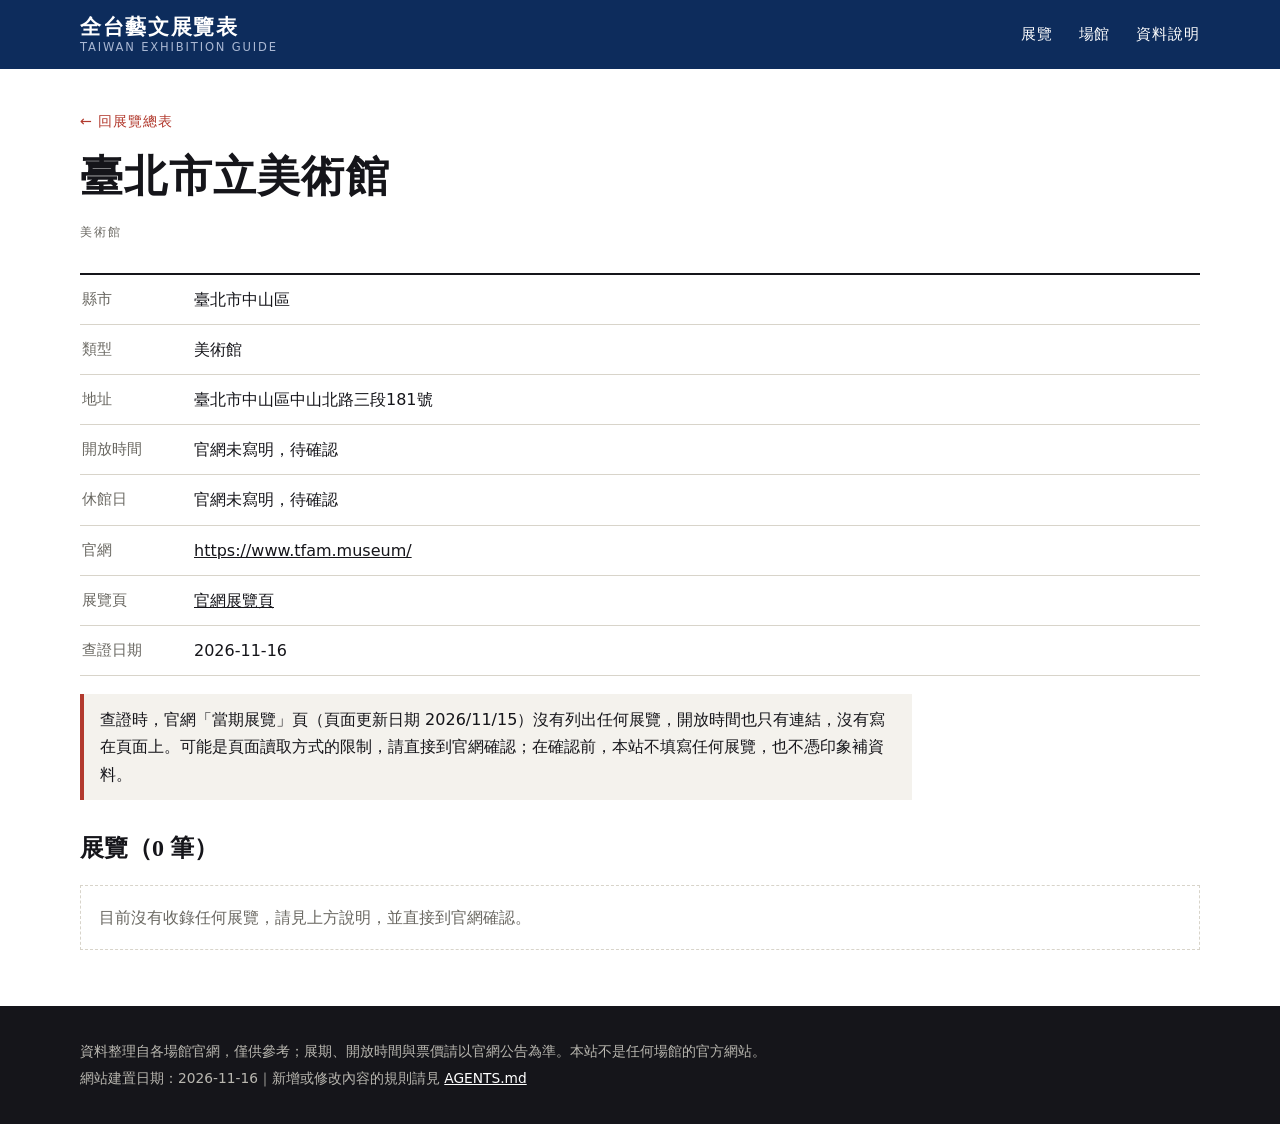
<file: tfam.html>
<!DOCTYPE html>
<html lang="zh-Hant">
<head>
<meta charset="UTF-8">
<meta name="viewport" content="width=device-width, initial-scale=1">
<title>臺北市立美術館｜全台藝文展覽表</title>
<meta name="description" content="臺北市立美術館的展覽整理，附官網來源與查證日期">
<link rel="stylesheet" href="../style.css">
</head>
<body>
<header class="bar"><div class="bar-in">
  <a class="brand" href="../index.html"><span class="zh">全台藝文展覽表</span><span class="en">Taiwan Exhibition Guide</span></a>
  <nav><a href="../index.html#exhibitions">展覽</a><a href="../index.html#venues">場館</a><a href="../index.html#about">資料說明</a></nav>
</div></header>
<div class="wrap"><div class="vhead"><a class="back" href="../index.html">← 回展覽總表</a><h1>臺北市立美術館</h1><span class="en">美術館</span></div>
<dl class="info2"><dt>縣市</dt><dd>臺北市中山區</dd><dt>類型</dt><dd>美術館</dd><dt>地址</dt><dd>臺北市中山區中山北路三段181號</dd><dt>開放時間</dt><dd>官網未寫明，待確認</dd><dt>休館日</dt><dd>官網未寫明，待確認</dd><dt>官網</dt><dd><a href="https://www.tfam.museum/" target="_blank" rel="noopener">https://www.tfam.museum/</a></dd><dt>展覽頁</dt><dd><a href="https://www.tfam.museum/Exhibition/Exhibition.aspx?ddlLang=zh-tw" target="_blank" rel="noopener">官網展覽頁</a></dd><dt>查證日期</dt><dd>2026-11-16</dd></dl>
<div class="vnote">查證時，官網「當期展覽」頁（頁面更新日期 2026/11/15）沒有列出任何展覽，開放時間也只有連結，沒有寫在頁面上。可能是頁面讀取方式的限制，請直接到官網確認；在確認前，本站不填寫任何展覽，也不憑印象補資料。</div>
<h2 style="font-family:var(--serif);margin:28px 0 14px">展覽（0 筆）</h2>
<p class="empty">目前沒有收錄任何展覽，請見上方說明，並直接到官網確認。</p>
</div>
<footer class="site"><div class="wrap">
  <p>資料整理自各場館官網，僅供參考；展期、開放時間與票價請以官網公告為準。本站不是任何場館的官方網站。</p>
  <p>網站建置日期：2026-11-16｜新增或修改內容的規則請見 <a href="../AGENTS.md">AGENTS.md</a></p>
</div></footer>
<script>
(function () {
  var d = new Date(), today = d.getFullYear() + '-' + String(d.getMonth() + 1).padStart(2, '0') + '-' + String(d.getDate()).padStart(2, '0');
  var LABEL = { ongoing: '展出中', upcoming: '即將開展', ended: '已結束', unknown: '展期待確認' };
  function statusOf(s, e) {
    if (!s && !e) return 'unknown';
    if (s && today < s) return 'upcoming';
    if (e && today > e) return 'ended';
    return 'ongoing';
  }
  var cards = Array.prototype.slice.call(document.querySelectorAll('.exh'));
  cards.forEach(function (c) {
    var st = statusOf(c.dataset.start, c.dataset.end);
    c.dataset.status = st;
    var b = c.querySelector('[data-role="status"]');
    if (b) { b.className = 'st ' + st; b.textContent = LABEL[st]; }
  });
})();
</script>
</body>
</html>
</file>
<file: style.css>
/* 全台藝文展覽表｜樣式。顏色只用這裡的變數；風格規則見 AGENTS.md「網頁風格」。
   風格：美術館官網式。深藍頂欄、細線、留白、海報牆；不用圓角、陰影、漸層。 */
:root {
  --navy: #0d2c5c;        /* 頂欄、強調 */
  --ink: #15151a;         /* 主要文字、主視覺底色 */
  --paper: #ffffff;
  --stone: #f4f2ed;       /* 區塊底色 */
  --rule: #d8d4ca;        /* 細線 */
  --muted: #6a6862;
  --accent: #b23a2e;      /* 唯一的強調色：連結、重點 */
  --ok: #2f7d4f; --soon: #2a62a8; --warn: #a8741a; --ended: #8a8880;
  /* 場館色票（海報底色，依 slug 自動分配，全部搭配白字） */
  --v0: #16335f; --v1: #2f4b3f; --v2: #7a2e2a; --v3: #26262c; --v4: #7d6128; --v5: #3b3a5c; --v6: #4d5a63;
  --serif: "Noto Serif TC", "Songti TC", "PMingLiU", "Source Han Serif TC", serif;
  --sans: "Noto Sans TC", "PingFang TC", "Microsoft JhengHei", system-ui, sans-serif;
}
* { box-sizing: border-box; }
html, body { margin: 0; }
body { background: var(--paper); color: var(--ink); font-family: var(--sans); line-height: 1.7; }
a { color: inherit; }
.wrap { max-width: 1160px; margin: 0 auto; padding: 0 20px; }
.en { font-family: var(--sans); font-size: .72rem; letter-spacing: .16em; text-transform: uppercase; color: var(--muted); font-weight: 500; }

/* 頂欄 */
.bar { background: var(--navy); color: #fff; }
.bar-in { max-width: 1160px; margin: 0 auto; padding: 0 20px; min-height: 64px; display: flex; align-items: center; justify-content: space-between; gap: 16px; flex-wrap: wrap; }
.brand { text-decoration: none; display: flex; flex-direction: column; line-height: 1.25; padding: 10px 0; }
.brand .zh { font-family: var(--serif); font-size: 1.3rem; letter-spacing: .08em; font-weight: 700; }
.brand .en { color: #aab8d3; }
.bar nav { display: flex; gap: 26px; }
.bar nav a { text-decoration: none; font-size: .95rem; letter-spacing: .06em; padding: 22px 0 18px; border-bottom: 3px solid transparent; }
.bar nav a:hover { border-bottom-color: #fff; }

/* 主視覺（沒有圖片，用文字排版） */
.hero { background: var(--ink); color: #fff; }
.hero-in { max-width: 1160px; margin: 0 auto; display: grid; grid-template-columns: 2fr 1fr; }
.hero-main { padding: 54px 32px 54px 20px; }
.hero-main .en { color: #c9a24b; }
.hero-main h1 { font-family: var(--serif); font-weight: 700; font-size: clamp(1.9rem, 4.6vw, 3.4rem); line-height: 1.25; margin: 14px 0 18px; letter-spacing: .02em; }
.hero-date { font-family: var(--serif); font-size: clamp(1.4rem, 3.4vw, 2.3rem); font-weight: 300; letter-spacing: .04em; margin: 0 0 8px; }
.hero-meta { color: #c4c2bb; margin: 0; }
.hero-meta a { color: #fff; }
.hero-side { background: #0b0b0e; padding: 30px 20px 30px 26px; }
.hero-side h2 { margin: 0 0 10px; font-size: 1rem; font-family: var(--serif); border-bottom: 2px solid #fff; display: inline-block; padding-bottom: 4px; letter-spacing: .08em; }
.hero-side ol { list-style: none; margin: 8px 0 0; padding: 0; }
.hero-side li { border-bottom: 1px solid #2c2c33; padding: 11px 0; font-size: .92rem; }
.hero-side li .d { display: block; color: #c9a24b; font-size: .8rem; letter-spacing: .06em; }
.hero-side li a { text-decoration: none; }
.hero-side li a:hover { text-decoration: underline; }
.hero-empty { padding: 54px 20px; max-width: 1160px; margin: 0 auto; }

/* 區塊標題 */
section.block { padding: 46px 0 6px; }
section.block > h2 { font-family: var(--serif); font-size: 1.7rem; margin: 0 0 4px; letter-spacing: .06em; display: flex; align-items: baseline; gap: 14px; }
.lead { color: var(--muted); margin: 0 0 18px; max-width: 46em; }

/* 篩選 */
.filters { display: flex; flex-wrap: wrap; gap: 18px; margin: 18px 0 6px; align-items: end; }
.filters label { display: flex; flex-direction: column; gap: 2px; flex: 0 1 190px; }
.filters label.grow { flex: 1 1 260px; }
.filters .en { font-size: .68rem; }
.filters input, .filters select { font: inherit; border: 0; border-bottom: 2px solid var(--ink); background: transparent; padding: 7px 2px; border-radius: 0; color: var(--ink); }
.filters input:focus, .filters select:focus { outline: none; border-bottom-color: var(--accent); }
.count { color: var(--muted); font-size: .9rem; margin: 6px 0 16px; }

/* 海報牆 */
.wall { display: grid; gap: 18px; grid-template-columns: repeat(3, 1fr); padding-bottom: 8px; }
.exh { position: relative; display: flex; flex-direction: column; justify-content: space-between; min-height: 300px; padding: 22px 22px 18px; color: #fff; background: var(--v0); }
.exh[hidden] { display: none; }
.exh.v0 { background: var(--v0); } .exh.v1 { background: var(--v1); } .exh.v2 { background: var(--v2); } .exh.v3 { background: var(--v3); }
.exh.v4 { background: var(--v4); } .exh.v5 { background: var(--v5); } .exh.v6 { background: var(--v6); }
.exh[data-status="ended"] { filter: grayscale(1); opacity: .62; }
.exh .top { display: flex; justify-content: space-between; align-items: baseline; gap: 10px; font-size: .78rem; letter-spacing: .1em; }
.st { white-space: nowrap; }
.st::before { content: "● "; }
.st.ongoing { color: #86e0a7; } .st.upcoming { color: #9ccaf5; } .st.unknown { color: #f0c36a; } .st.ended { color: #cfcfc9; }
.exh h3 { font-family: var(--serif); font-weight: 700; font-size: 1.28rem; line-height: 1.4; margin: 18px 0 12px; }
.exh .date { font-family: var(--serif); font-weight: 300; font-size: 1.32rem; letter-spacing: .03em; line-height: 1.3; margin-top: auto; }
.exh .date.none { font-size: 1.05rem; font-weight: 400; }
.exh .info { font-size: .84rem; color: rgba(255, 255, 255, .82); margin: 8px 0 0; line-height: 1.6; }
.exh .info a { color: #fff; text-decoration-thickness: 1px; }
.exh .note { font-size: .8rem; margin: 8px 0 0; padding-top: 8px; border-top: 1px solid rgba(255, 255, 255, .3); color: #f0c36a; }
.exh .src { font-size: .78rem; margin-top: 10px; color: rgba(255, 255, 255, .7); }
.exh .src a { color: #fff; }

/* 場館列表 */
.vlist { border-top: 2px solid var(--ink); }
.vrow { display: grid; grid-template-columns: 2.2fr 1.2fr 1fr .8fr; gap: 12px; padding: 14px 2px; border-bottom: 1px solid var(--rule); align-items: baseline; }
.vrow a { text-decoration: none; font-family: var(--serif); font-size: 1.12rem; font-weight: 700; }
.vrow a:hover { color: var(--accent); text-decoration: underline; }
.vrow .m { color: var(--muted); font-size: .92rem; }

/* 說明區 */
.about { background: var(--stone); margin-top: 52px; padding: 36px 0; }
.about p { max-width: 46em; margin: 6px 0; }
.about h2 { font-family: var(--serif); margin: 0 0 8px; font-size: 1.4rem; letter-spacing: .06em; }

/* 場館頁 */
.vhead { padding: 38px 0 10px; }
.vhead h1 { font-family: var(--serif); font-size: clamp(1.8rem, 4vw, 2.7rem); margin: 6px 0 4px; letter-spacing: .03em; }
.back { text-decoration: none; font-size: .9rem; letter-spacing: .06em; color: var(--accent); }
.back:hover { text-decoration: underline; }
dl.info2 { display: grid; grid-template-columns: 7em 1fr; margin: 18px 0; border-top: 2px solid var(--ink); }
dl.info2 dt, dl.info2 dd { margin: 0; padding: 11px 2px; border-bottom: 1px solid var(--rule); }
dl.info2 dt { color: var(--muted); font-size: .92rem; }
.vnote { background: var(--stone); border-left: 4px solid var(--accent); padding: 12px 16px; margin: 14px 0 24px; max-width: 52em; }
.empty { color: var(--muted); border: 1px dashed var(--rule); padding: 18px; }

footer.site { background: var(--ink); color: #b9b7b0; margin-top: 56px; padding: 30px 0; font-size: .86rem; }
footer.site a { color: #fff; }
footer.site p { margin: 4px 0; max-width: 52em; }

@media (max-width: 900px) { .wall { grid-template-columns: repeat(2, 1fr); } .hero-in { grid-template-columns: 1fr; } .hero-main { padding: 40px 20px; } }
@media (max-width: 600px) {
  .wall { grid-template-columns: 1fr; } .exh { min-height: 240px; }
  .bar nav { gap: 18px; } .bar nav a { padding: 10px 0 8px; }
  .vrow { grid-template-columns: 1fr 1fr; } dl.info2 { grid-template-columns: 1fr; } dl.info2 dt { border-bottom: 0; padding-bottom: 0; }
}
</file>
